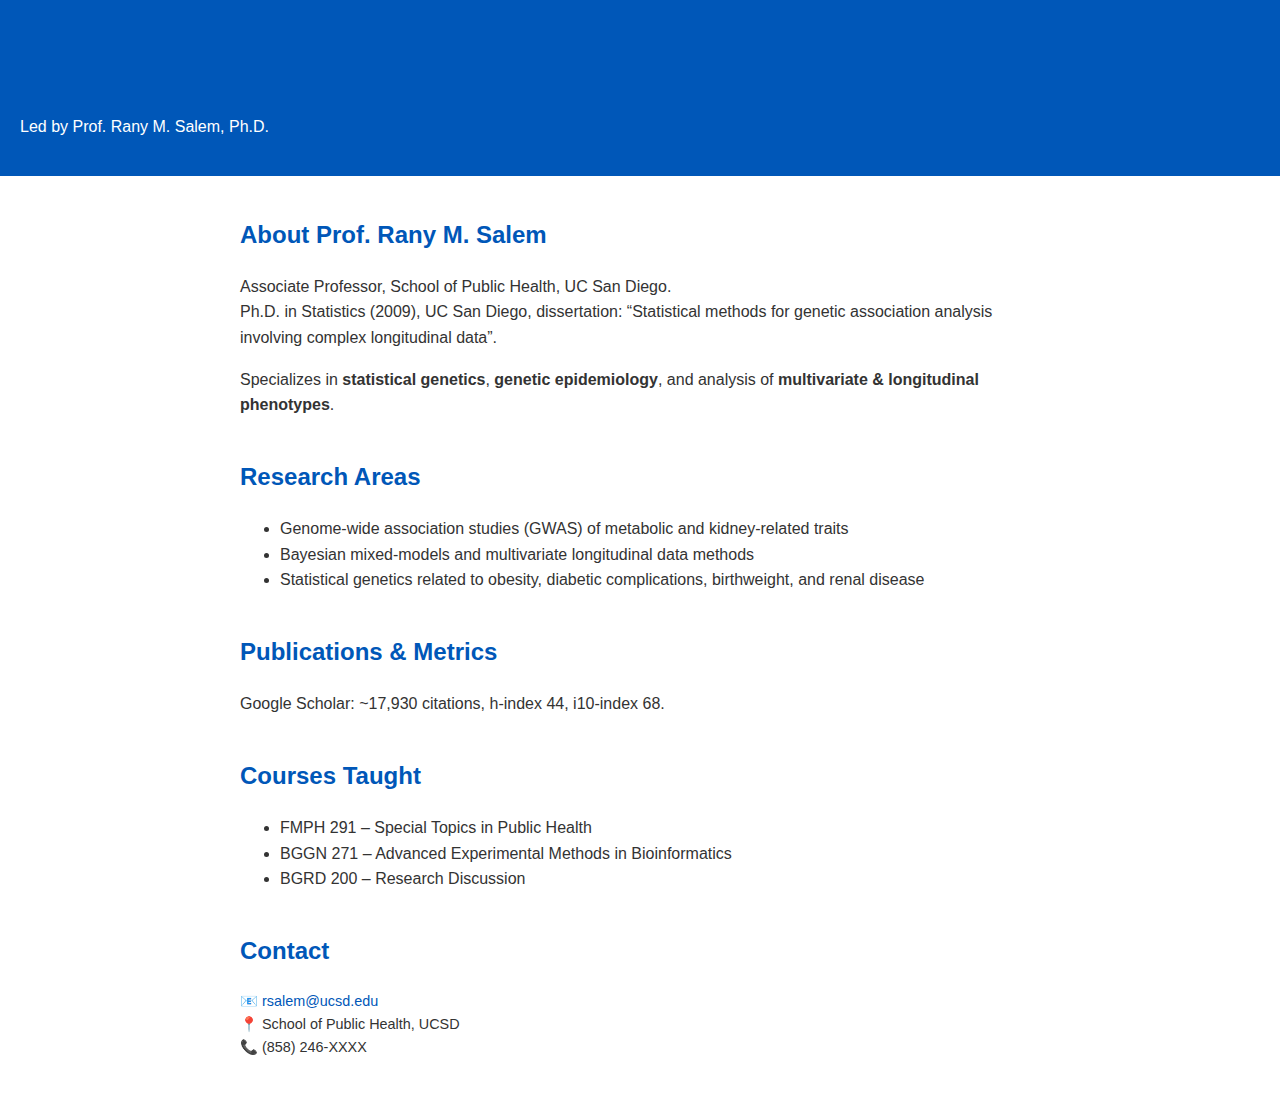
<file: index.html>
<!DOCTYPE html>
<html lang="en">
<head>
  <meta charset="UTF-8" />
  <meta name="viewport" content="width=device-width, initial-scale=1.0" />
  <title>UCSD Salem Lab – Prof. Rany M. Salem</title>
  <style>
    body { font-family: Arial, sans-serif; margin: 0; padding: 0; line-height: 1.6; color: #333; }
    .header { background: #0057b8; color: white; padding: 20px; }
    .container { padding: 20px; max-width: 800px; margin: auto; }
    h1, h2 { color: #0057b8; }
    a { color: #0057b8; text-decoration: none; }
    .section { margin-bottom: 40px; }
    .contact { font-size: 0.9em; }
  </style>
</head>
<body>
  <div class="header">
    <h1>UCSD Salem Lab</h1>
    <p>Led by Prof. Rany M. Salem, Ph.D.</p>
  </div>
  <div class="container">
    <div class="section">
      <h2>About Prof. Rany M. Salem</h2>
      <p>
        Associate Professor, School of Public Health, UC San Diego.<br/>
        Ph.D. in Statistics (2009), UC San Diego, dissertation: “Statistical methods for genetic association analysis involving complex longitudinal data”.
      </p>
      <p>
        Specializes in <strong>statistical genetics</strong>, <strong>genetic epidemiology</strong>, and analysis of <strong>multivariate & longitudinal phenotypes</strong>.
      </p>
    </div>

    <div class="section">
      <h2>Research Areas</h2>
      <ul>
        <li>Genome-wide association studies (GWAS) of metabolic and kidney-related traits</li>
        <li>Bayesian mixed-models and multivariate longitudinal data methods</li>
        <li>Statistical genetics related to obesity, diabetic complications, birthweight, and renal disease</li>
      </ul>
    </div>

    <div class="section">
      <h2>Publications & Metrics</h2>
      <p>
        Google Scholar: ~17,930 citations, h-index 44, i10-index 68.
      </p>
    </div>

    <div class="section">
      <h2>Courses Taught</h2>
      <ul>
        <li>FMPH 291 – Special Topics in Public Health</li>
        <li>BGGN 271 – Advanced Experimental Methods in Bioinformatics</li>
        <li>BGRD 200 – Research Discussion</li>
      </ul>
    </div>

    <div class="section">
      <h2>Contact</h2>
      <p class="contact">
        📧 <a href="mailto:rsalem@ucsd.edu">rsalem@ucsd.edu</a><br/>
        📍 School of Public Health, UCSD<br/>
        📞 (858) 246‑XXXX
      </p>
    </div>
  </div>
</body>
</html>
</file>
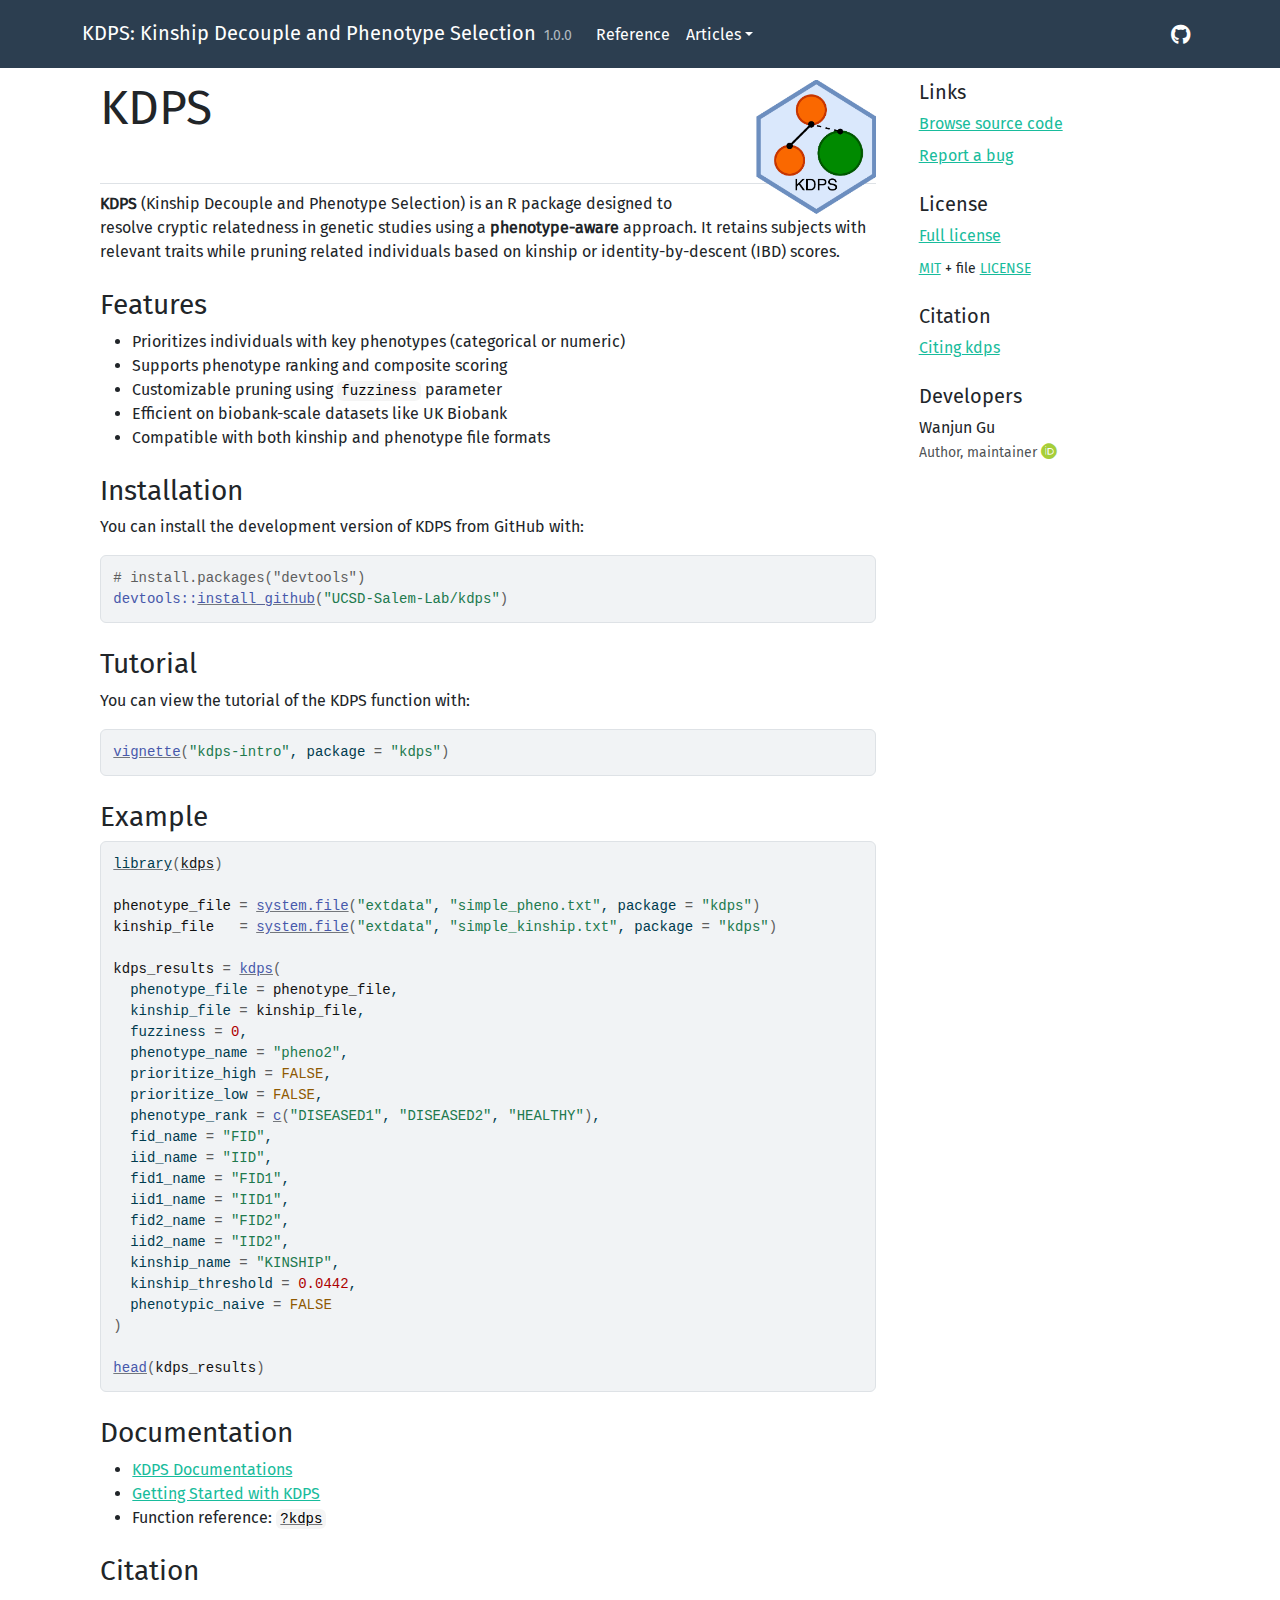
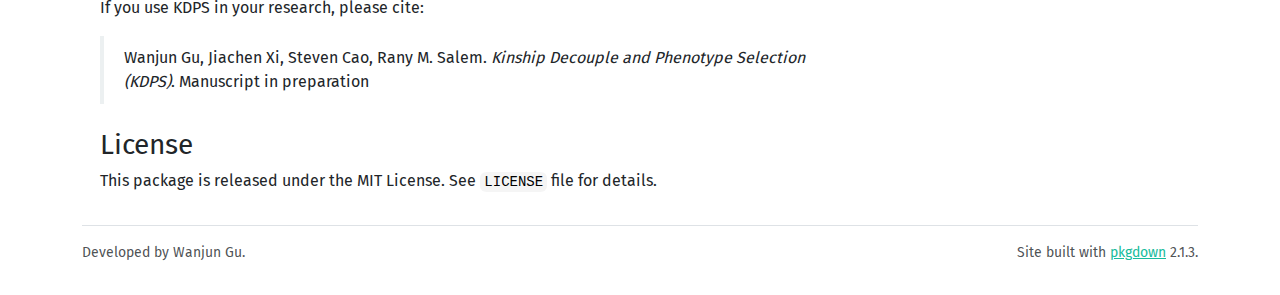
<file: kdps/index.html>
<!DOCTYPE html>
<!-- Generated by pkgdown: do not edit by hand --><html lang="en">
<head>
<meta http-equiv="Content-Type" content="text/html; charset=UTF-8">
<meta charset="utf-8">
<meta http-equiv="X-UA-Compatible" content="IE=edge">
<meta name="viewport" content="width=device-width, initial-scale=1, shrink-to-fit=no">
<title>KDPS • KDPS: Kinship Decouple and Phenotype Selection</title>
<!-- favicons --><link rel="icon" type="image/png" sizes="96x96" href="favicon-96x96.png">
<link rel="icon" type="”image/svg+xml”" href="favicon.svg">
<link rel="apple-touch-icon" sizes="180x180" href="apple-touch-icon.png">
<link rel="icon" sizes="any" href="favicon.ico">
<link rel="manifest" href="site.webmanifest">
<script src="deps/jquery-3.6.0/jquery-3.6.0.min.js"></script><meta name="viewport" content="width=device-width, initial-scale=1, shrink-to-fit=no">
<link href="deps/bootstrap-5.3.1/bootstrap.min.css" rel="stylesheet">
<script src="deps/bootstrap-5.3.1/bootstrap.bundle.min.js"></script><link href="deps/Fira_Sans-0.4.10/font.css" rel="stylesheet">
<link href="deps/font-awesome-6.5.2/css/all.min.css" rel="stylesheet">
<link href="deps/font-awesome-6.5.2/css/v4-shims.min.css" rel="stylesheet">
<script src="deps/headroom-0.11.0/headroom.min.js"></script><script src="deps/headroom-0.11.0/jQuery.headroom.min.js"></script><script src="deps/bootstrap-toc-1.0.1/bootstrap-toc.min.js"></script><script src="deps/clipboard.js-2.0.11/clipboard.min.js"></script><script src="deps/search-1.0.0/autocomplete.jquery.min.js"></script><script src="deps/search-1.0.0/fuse.min.js"></script><script src="deps/search-1.0.0/mark.min.js"></script><!-- pkgdown --><script src="pkgdown.js"></script><meta property="og:title" content="KDPS">
<meta name="description" content="A phenotype-aware algorithm for resolving cryptic relatedness in genetic studies. It removes related individuals based on kinship or identity-by-descent (IBD) scores while prioritizing subjects with phenotypes of interest. This approach helps maximize the retention of informative subjects, particularly for rare or valuable traits, and improves statistical power in genetic and epidemiological studies. KDPS supports both categorical and quantitative phenotypes, composite scoring, and customizable pruning strategies using a fuzziness parameter. Benchmark results show improved phenotype retention and high computational efficiency on large-scale datasets like the UK Biobank. Methods used include Manichaikul et al. (2010) &lt;doi:10.1093/bioinformatics/btq559&gt; for kinship estimation, Purcell et al. (2007) &lt;doi:10.1086/519795&gt; for IBD estimation, and Bycroft et al. (2018) &lt;doi:10.1038/s41586-018-0579-z&gt; for UK Biobank data reference.">
<meta property="og:description" content="A phenotype-aware algorithm for resolving cryptic relatedness in genetic studies. It removes related individuals based on kinship or identity-by-descent (IBD) scores while prioritizing subjects with phenotypes of interest. This approach helps maximize the retention of informative subjects, particularly for rare or valuable traits, and improves statistical power in genetic and epidemiological studies. KDPS supports both categorical and quantitative phenotypes, composite scoring, and customizable pruning strategies using a fuzziness parameter. Benchmark results show improved phenotype retention and high computational efficiency on large-scale datasets like the UK Biobank. Methods used include Manichaikul et al. (2010) &lt;doi:10.1093/bioinformatics/btq559&gt; for kinship estimation, Purcell et al. (2007) &lt;doi:10.1086/519795&gt; for IBD estimation, and Bycroft et al. (2018) &lt;doi:10.1038/s41586-018-0579-z&gt; for UK Biobank data reference.">
<meta property="og:image" content="https://UCSD-Salem-Lab.github.io/kdps/logo.png">
</head>
<body>
    <a href="#main" class="visually-hidden-focusable">Skip to contents</a>


    <nav class="navbar navbar-expand-lg fixed-top bg-primary" data-bs-theme="dark" aria-label="Site navigation"><div class="container">

    <a class="navbar-brand me-2" href="index.html">KDPS: Kinship Decouple and Phenotype Selection</a>

    <small class="nav-text text-muted me-auto" data-bs-toggle="tooltip" data-bs-placement="bottom" title="">1.0.0</small>


    <button class="navbar-toggler" type="button" data-bs-toggle="collapse" data-bs-target="#navbar" aria-controls="navbar" aria-expanded="false" aria-label="Toggle navigation">
      <span class="navbar-toggler-icon"></span>
    </button>

    <div id="navbar" class="collapse navbar-collapse ms-3">
      <ul class="navbar-nav me-auto">
<li class="nav-item"><a class="nav-link" href="reference/index.html">Reference</a></li>
<li class="nav-item dropdown">
  <button class="nav-link dropdown-toggle" type="button" id="dropdown-articles" data-bs-toggle="dropdown" aria-expanded="false" aria-haspopup="true">Articles</button>
  <ul class="dropdown-menu" aria-labelledby="dropdown-articles">
<li><a class="dropdown-item" href="articles/kdps-intro.html">Getting Started with KDPS</a></li>
  </ul>
</li>
      </ul>
<ul class="navbar-nav">
<li class="nav-item"><a class="external-link nav-link" href="https://github.com/UCSD-Salem-Lab/kdps/" aria-label="GitHub"><span class="fa fab fa-github fa-lg"></span></a></li>
      </ul>
</div>


  </div>
</nav><div class="container template-home">
<div class="row">
  <main id="main" class="col-md-9"><div class="section level1">
<div class="page-header">
<img src="logo.png" class="logo" alt=""><h1 id="kdps-">KDPS <a class="anchor" aria-label="anchor" href="#kdps-"></a>
</h1>
</div>
<p><strong>KDPS</strong> (Kinship Decouple and Phenotype Selection) is an R package designed to resolve cryptic relatedness in genetic studies using a <strong>phenotype-aware</strong> approach. It retains subjects with relevant traits while pruning related individuals based on kinship or identity-by-descent (IBD) scores.</p>
<div class="section level2">
<h2 id="features">Features<a class="anchor" aria-label="anchor" href="#features"></a>
</h2>
<ul>
<li>Prioritizes individuals with key phenotypes (categorical or numeric)</li>
<li>Supports phenotype ranking and composite scoring</li>
<li>Customizable pruning using <code>fuzziness</code> parameter</li>
<li>Efficient on biobank-scale datasets like UK Biobank</li>
<li>Compatible with both kinship and phenotype file formats</li>
</ul>
</div>
<div class="section level2">
<h2 id="installation">Installation<a class="anchor" aria-label="anchor" href="#installation"></a>
</h2>
<p>You can install the development version of KDPS from GitHub with:</p>
<div class="sourceCode" id="cb1"><pre class="downlit sourceCode r">
<code class="sourceCode R"><span><span class="co"># install.packages("devtools")</span></span>
<span><span class="fu">devtools</span><span class="fu">::</span><span class="fu"><a href="https://remotes.r-lib.org/reference/install_github.html" class="external-link">install_github</a></span><span class="op">(</span><span class="st">"UCSD-Salem-Lab/kdps"</span><span class="op">)</span></span></code></pre></div>
</div>
<div class="section level2">
<h2 id="tutorial">Tutorial<a class="anchor" aria-label="anchor" href="#tutorial"></a>
</h2>
<p>You can view the tutorial of the KDPS function with:</p>
<div class="sourceCode" id="cb2"><pre class="downlit sourceCode r">
<code class="sourceCode R"><span><span class="fu"><a href="https://rdrr.io/r/utils/vignette.html" class="external-link">vignette</a></span><span class="op">(</span><span class="st">"kdps-intro"</span>, package <span class="op">=</span> <span class="st">"kdps"</span><span class="op">)</span></span></code></pre></div>
</div>
<div class="section level2">
<h2 id="example">Example<a class="anchor" aria-label="anchor" href="#example"></a>
</h2>
<div class="sourceCode" id="cb3"><pre class="downlit sourceCode r">
<code class="sourceCode R"><span><span class="kw"><a href="https://rdrr.io/r/base/library.html" class="external-link">library</a></span><span class="op">(</span><span class="va"><a href="https://github.com/UCSD-Salem-Lab/kdps" class="external-link">kdps</a></span><span class="op">)</span></span>
<span></span>
<span><span class="va">phenotype_file</span> <span class="op">=</span> <span class="fu"><a href="https://rdrr.io/r/base/system.file.html" class="external-link">system.file</a></span><span class="op">(</span><span class="st">"extdata"</span>, <span class="st">"simple_pheno.txt"</span>, package <span class="op">=</span> <span class="st">"kdps"</span><span class="op">)</span></span>
<span><span class="va">kinship_file</span>   <span class="op">=</span> <span class="fu"><a href="https://rdrr.io/r/base/system.file.html" class="external-link">system.file</a></span><span class="op">(</span><span class="st">"extdata"</span>, <span class="st">"simple_kinship.txt"</span>, package <span class="op">=</span> <span class="st">"kdps"</span><span class="op">)</span></span>
<span></span>
<span><span class="va">kdps_results</span> <span class="op">=</span> <span class="fu"><a href="reference/kdps.html">kdps</a></span><span class="op">(</span></span>
<span>  phenotype_file <span class="op">=</span> <span class="va">phenotype_file</span>,</span>
<span>  kinship_file <span class="op">=</span> <span class="va">kinship_file</span>,</span>
<span>  fuzziness <span class="op">=</span> <span class="fl">0</span>,</span>
<span>  phenotype_name <span class="op">=</span> <span class="st">"pheno2"</span>,</span>
<span>  prioritize_high <span class="op">=</span> <span class="cn">FALSE</span>,</span>
<span>  prioritize_low <span class="op">=</span> <span class="cn">FALSE</span>,</span>
<span>  phenotype_rank <span class="op">=</span> <span class="fu"><a href="https://rdrr.io/r/base/c.html" class="external-link">c</a></span><span class="op">(</span><span class="st">"DISEASED1"</span>, <span class="st">"DISEASED2"</span>, <span class="st">"HEALTHY"</span><span class="op">)</span>,</span>
<span>  fid_name <span class="op">=</span> <span class="st">"FID"</span>,</span>
<span>  iid_name <span class="op">=</span> <span class="st">"IID"</span>,</span>
<span>  fid1_name <span class="op">=</span> <span class="st">"FID1"</span>,</span>
<span>  iid1_name <span class="op">=</span> <span class="st">"IID1"</span>,</span>
<span>  fid2_name <span class="op">=</span> <span class="st">"FID2"</span>,</span>
<span>  iid2_name <span class="op">=</span> <span class="st">"IID2"</span>,</span>
<span>  kinship_name <span class="op">=</span> <span class="st">"KINSHIP"</span>,</span>
<span>  kinship_threshold <span class="op">=</span> <span class="fl">0.0442</span>,</span>
<span>  phenotypic_naive <span class="op">=</span> <span class="cn">FALSE</span></span>
<span><span class="op">)</span></span>
<span></span>
<span><span class="fu"><a href="https://rdrr.io/r/utils/head.html" class="external-link">head</a></span><span class="op">(</span><span class="va">kdps_results</span><span class="op">)</span></span></code></pre></div>
</div>
<div class="section level2">
<h2 id="documentation">Documentation<a class="anchor" aria-label="anchor" href="#documentation"></a>
</h2>
<ul>
<li><a href="https://ucsd-salem-lab.github.io/kdps/" class="external-link">KDPS Documentations</a></li>
<li><a href="https://ucsd-salem-lab.github.io/kdps/articles/kdps-intro.html" class="external-link">Getting Started with KDPS</a></li>
<li>Function reference: <code><a href="reference/kdps.html">?kdps</a></code>
</li>
</ul>
</div>
<div class="section level2">
<h2 id="citation">Citation<a class="anchor" aria-label="anchor" href="#citation"></a>
</h2>
<p>If you use KDPS in your research, please cite:</p>
<blockquote>
<p>Wanjun Gu, Jiachen Xi, Steven Cao, Rany M. Salem. <em>Kinship Decouple and Phenotype Selection (KDPS)</em>. Manuscript in preparation</p>
</blockquote>
</div>
<div class="section level2">
<h2 id="license">License<a class="anchor" aria-label="anchor" href="#license"></a>
</h2>
<p>This package is released under the MIT License. See <code>LICENSE</code> file for details.</p>
</div>
</div>
  </main><aside class="col-md-3"><div class="links">
<h2 data-toc-skip>Links</h2>
<ul class="list-unstyled">
<li><a href="https://github.com/UCSD-Salem-Lab/kdps/" class="external-link">Browse source code</a></li>
<li><a href="https://github.com/UCSD-Salem-Lab/kdps/issues" class="external-link">Report a bug</a></li>
</ul>
</div>

<div class="license">
<h2 data-toc-skip>License</h2>
<ul class="list-unstyled">
<li><a href="LICENSE.html">Full license</a></li>
<li><small><a href="https://opensource.org/licenses/mit-license.php" class="external-link">MIT</a> + file <a href="LICENSE-text.html">LICENSE</a></small></li>
</ul>
</div>


<div class="citation">
<h2 data-toc-skip>Citation</h2>
<ul class="list-unstyled">
<li><a href="authors.html#citation">Citing kdps</a></li>
</ul>
</div>

<div class="developers">
<h2 data-toc-skip>Developers</h2>
<ul class="list-unstyled">
<li>Wanjun Gu <br><small class="roles"> Author, maintainer </small> <a href="https://orcid.org/0000-0002-7342-7000" target="orcid.widget" aria-label="ORCID" class="external-link"><span class="fab fa-orcid orcid" aria-hidden="true"></span></a>  </li>
</ul>
</div>

  </aside>
</div>


    <footer><div class="pkgdown-footer-left">
  <p>Developed by Wanjun Gu.</p>
</div>

<div class="pkgdown-footer-right">
  <p>Site built with <a href="https://pkgdown.r-lib.org/" class="external-link">pkgdown</a> 2.1.3.</p>
</div>

    </footer>
</div>





  </body>
</html>
</file>
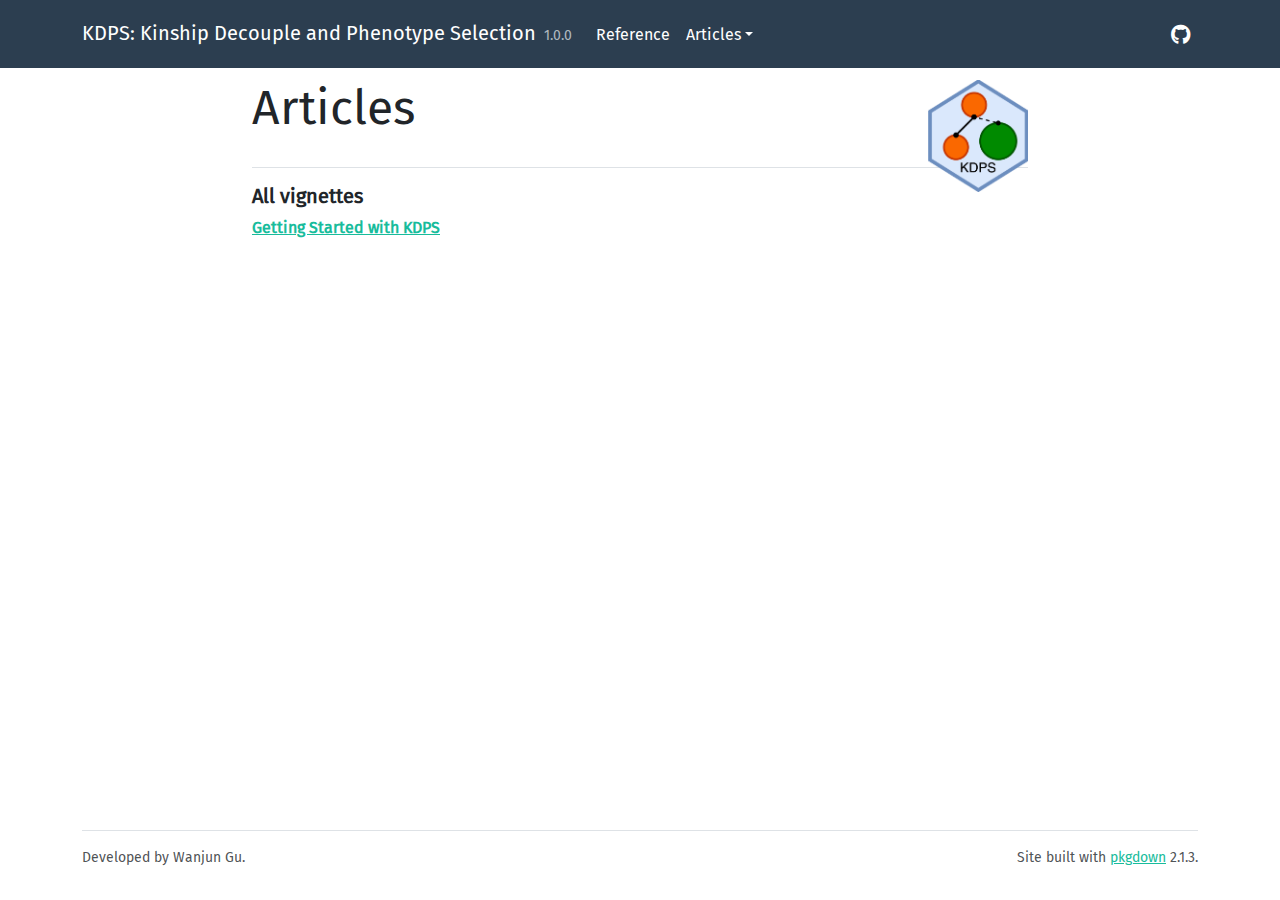
<file: kdps/articles/index.html>
<!DOCTYPE html>
<!-- Generated by pkgdown: do not edit by hand --><html lang="en"><head><meta http-equiv="Content-Type" content="text/html; charset=UTF-8"><meta charset="utf-8"><meta http-equiv="X-UA-Compatible" content="IE=edge"><meta name="viewport" content="width=device-width, initial-scale=1, shrink-to-fit=no"><title>Articles • KDPS: Kinship Decouple and Phenotype Selection</title><!-- favicons --><link rel="icon" type="image/png" sizes="96x96" href="../favicon-96x96.png"><link rel="icon" type="”image/svg+xml”" href="../favicon.svg"><link rel="apple-touch-icon" sizes="180x180" href="../apple-touch-icon.png"><link rel="icon" sizes="any" href="../favicon.ico"><link rel="manifest" href="../site.webmanifest"><script src="../deps/jquery-3.6.0/jquery-3.6.0.min.js"></script><meta name="viewport" content="width=device-width, initial-scale=1, shrink-to-fit=no"><link href="../deps/bootstrap-5.3.1/bootstrap.min.css" rel="stylesheet"><script src="../deps/bootstrap-5.3.1/bootstrap.bundle.min.js"></script><link href="../deps/Fira_Sans-0.4.10/font.css" rel="stylesheet"><link href="../deps/font-awesome-6.5.2/css/all.min.css" rel="stylesheet"><link href="../deps/font-awesome-6.5.2/css/v4-shims.min.css" rel="stylesheet"><script src="../deps/headroom-0.11.0/headroom.min.js"></script><script src="../deps/headroom-0.11.0/jQuery.headroom.min.js"></script><script src="../deps/bootstrap-toc-1.0.1/bootstrap-toc.min.js"></script><script src="../deps/clipboard.js-2.0.11/clipboard.min.js"></script><script src="../deps/search-1.0.0/autocomplete.jquery.min.js"></script><script src="../deps/search-1.0.0/fuse.min.js"></script><script src="../deps/search-1.0.0/mark.min.js"></script><!-- pkgdown --><script src="../pkgdown.js"></script><meta property="og:title" content="Articles"><meta property="og:image" content="https://UCSD-Salem-Lab.github.io/kdps/logo.png"></head><body>
    <a href="#main" class="visually-hidden-focusable">Skip to contents</a>


    <nav class="navbar navbar-expand-lg fixed-top bg-primary" data-bs-theme="dark" aria-label="Site navigation"><div class="container">

    <a class="navbar-brand me-2" href="../index.html">KDPS: Kinship Decouple and Phenotype Selection</a>

    <small class="nav-text text-muted me-auto" data-bs-toggle="tooltip" data-bs-placement="bottom" title="">1.0.0</small>


    <button class="navbar-toggler" type="button" data-bs-toggle="collapse" data-bs-target="#navbar" aria-controls="navbar" aria-expanded="false" aria-label="Toggle navigation">
      <span class="navbar-toggler-icon"></span>
    </button>

    <div id="navbar" class="collapse navbar-collapse ms-3">
      <ul class="navbar-nav me-auto"><li class="nav-item"><a class="nav-link" href="../reference/index.html">Reference</a></li>
<li class="nav-item dropdown">
  <button class="nav-link dropdown-toggle" type="button" id="dropdown-articles" data-bs-toggle="dropdown" aria-expanded="false" aria-haspopup="true">Articles</button>
  <ul class="dropdown-menu" aria-labelledby="dropdown-articles"><li><a class="dropdown-item" href="../articles/kdps-intro.html">Getting Started with KDPS</a></li>
  </ul></li>
      </ul><ul class="navbar-nav"><li class="nav-item"><a class="external-link nav-link" href="https://github.com/UCSD-Salem-Lab/kdps/" aria-label="GitHub"><span class="fa fab fa-github fa-lg"></span></a></li>
      </ul></div>


  </div>
</nav><div class="container template-article-index">
<div class="row">
  <main id="main" class="col-md-9"><div class="page-header">
      <img src="../logo.png" class="logo" alt=""><h1>Articles</h1>
    </div>

    <div class="section ">
      <h3>All vignettes</h3>
      <div class="section-desc"></div>

      <dl><dt><a href="kdps-intro.html">Getting Started with KDPS</a></dt>
        <dd>
      </dd></dl></div>
  </main></div>


    <footer><div class="pkgdown-footer-left">
  <p>Developed by Wanjun Gu.</p>
</div>

<div class="pkgdown-footer-right">
  <p>Site built with <a href="https://pkgdown.r-lib.org/" class="external-link">pkgdown</a> 2.1.3.</p>
</div>

    </footer></div>





  </body></html>
</file>
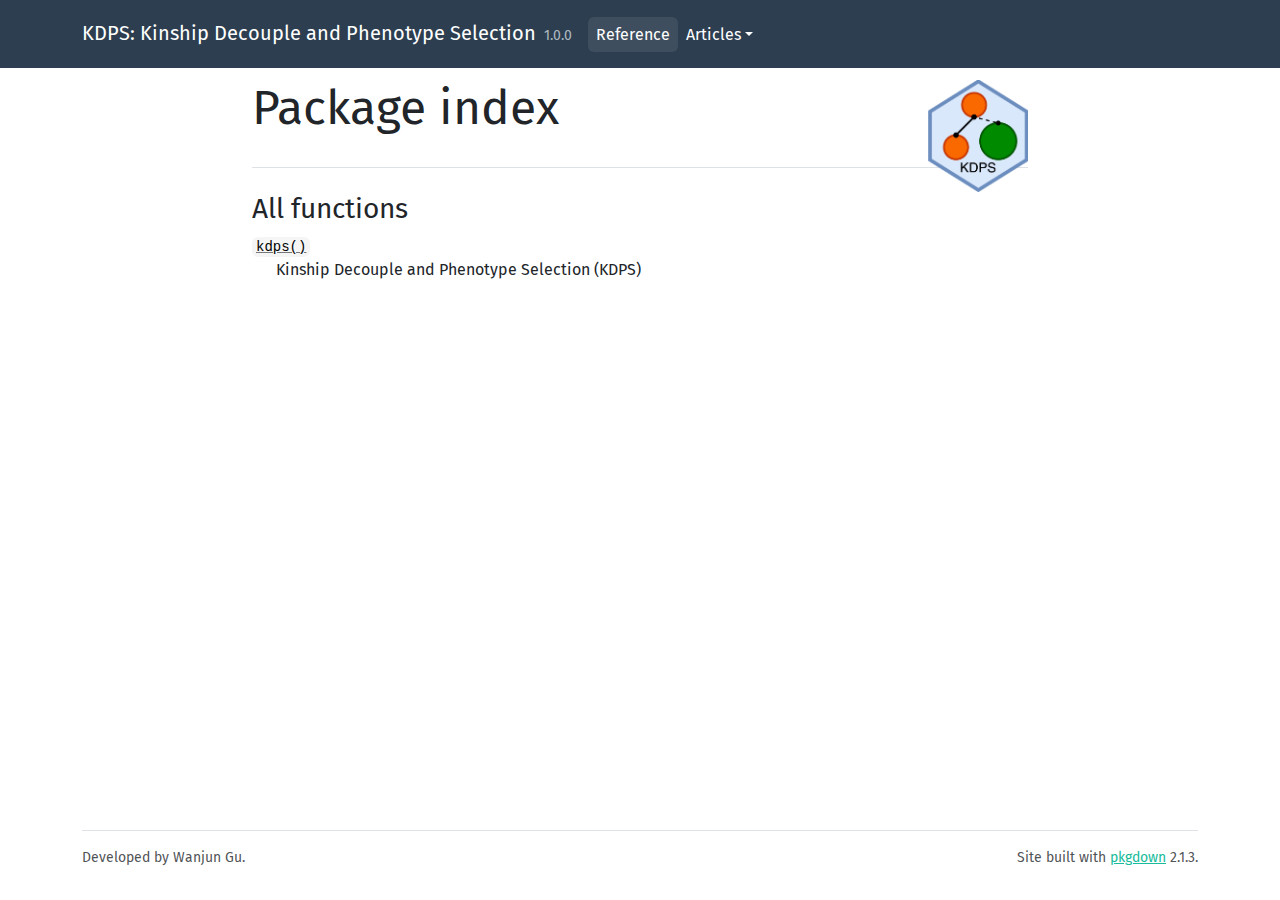
<file: kdps/reference/index.html>
<!DOCTYPE html>
<!-- Generated by pkgdown: do not edit by hand --><html lang="en"><head><meta http-equiv="Content-Type" content="text/html; charset=UTF-8"><meta charset="utf-8"><meta http-equiv="X-UA-Compatible" content="IE=edge"><meta name="viewport" content="width=device-width, initial-scale=1, shrink-to-fit=no"><title>Package index • KDPS: Kinship Decouple and Phenotype Selection</title><!-- favicons --><link rel="icon" type="image/png" sizes="96x96" href="../favicon-96x96.png"><link rel="icon" type="”image/svg+xml”" href="../favicon.svg"><link rel="apple-touch-icon" sizes="180x180" href="../apple-touch-icon.png"><link rel="icon" sizes="any" href="../favicon.ico"><link rel="manifest" href="../site.webmanifest"><script src="../deps/jquery-3.6.0/jquery-3.6.0.min.js"></script><meta name="viewport" content="width=device-width, initial-scale=1, shrink-to-fit=no"><link href="../deps/bootstrap-5.3.1/bootstrap.min.css" rel="stylesheet"><script src="../deps/bootstrap-5.3.1/bootstrap.bundle.min.js"></script><link href="../deps/Fira_Sans-0.4.10/font.css" rel="stylesheet"><link href="../deps/font-awesome-6.5.2/css/all.min.css" rel="stylesheet"><link href="../deps/font-awesome-6.5.2/css/v4-shims.min.css" rel="stylesheet"><script src="../deps/headroom-0.11.0/headroom.min.js"></script><script src="../deps/headroom-0.11.0/jQuery.headroom.min.js"></script><script src="../deps/bootstrap-toc-1.0.1/bootstrap-toc.min.js"></script><script src="../deps/clipboard.js-2.0.11/clipboard.min.js"></script><script src="../deps/search-1.0.0/autocomplete.jquery.min.js"></script><script src="../deps/search-1.0.0/fuse.min.js"></script><script src="../deps/search-1.0.0/mark.min.js"></script><!-- pkgdown --><script src="../pkgdown.js"></script><meta property="og:title" content="Package index"><meta property="og:image" content="https://UCSD-Salem-Lab.github.io/kdps/logo.png"></head><body>
    <a href="#main" class="visually-hidden-focusable">Skip to contents</a>


    <nav class="navbar navbar-expand-lg fixed-top bg-primary" data-bs-theme="dark" aria-label="Site navigation"><div class="container">

    <a class="navbar-brand me-2" href="../index.html">KDPS: Kinship Decouple and Phenotype Selection</a>

    <small class="nav-text text-muted me-auto" data-bs-toggle="tooltip" data-bs-placement="bottom" title="">1.0.0</small>


    <button class="navbar-toggler" type="button" data-bs-toggle="collapse" data-bs-target="#navbar" aria-controls="navbar" aria-expanded="false" aria-label="Toggle navigation">
      <span class="navbar-toggler-icon"></span>
    </button>

    <div id="navbar" class="collapse navbar-collapse ms-3">
      <ul class="navbar-nav me-auto"><li class="active nav-item"><a class="nav-link" href="../reference/index.html">Reference</a></li>
<li class="nav-item dropdown">
  <button class="nav-link dropdown-toggle" type="button" id="dropdown-articles" data-bs-toggle="dropdown" aria-expanded="false" aria-haspopup="true">Articles</button>
  <ul class="dropdown-menu" aria-labelledby="dropdown-articles"><li><a class="dropdown-item" href="../articles/kdps-intro.html">Getting Started with KDPS</a></li>
  </ul></li>
      </ul><ul class="navbar-nav"></ul></div>


  </div>
</nav><div class="container template-reference-index">
<div class="row">
  <main id="main" class="col-md-9"><div class="page-header">
      <img src="../logo.png" class="logo" alt=""><h1>Package index</h1>
    </div>

    <div class="section level2">
      <h2 id="all-functions">All functions<a class="anchor" aria-label="anchor" href="#all-functions"></a></h2>




    </div><div class="section level2">




      <dl><dt>

          <code><a href="kdps.html">kdps()</a></code>

        </dt>
        <dd>Kinship Decouple and Phenotype Selection (KDPS)</dd>
      </dl></div>
  </main></div>


    <footer><div class="pkgdown-footer-left">
  <p>Developed by Wanjun Gu.</p>
</div>

<div class="pkgdown-footer-right">
  <p>Site built with <a href="https://pkgdown.r-lib.org/" class="external-link">pkgdown</a> 2.1.3.</p>
</div>

    </footer></div>





  </body></html>
</file>
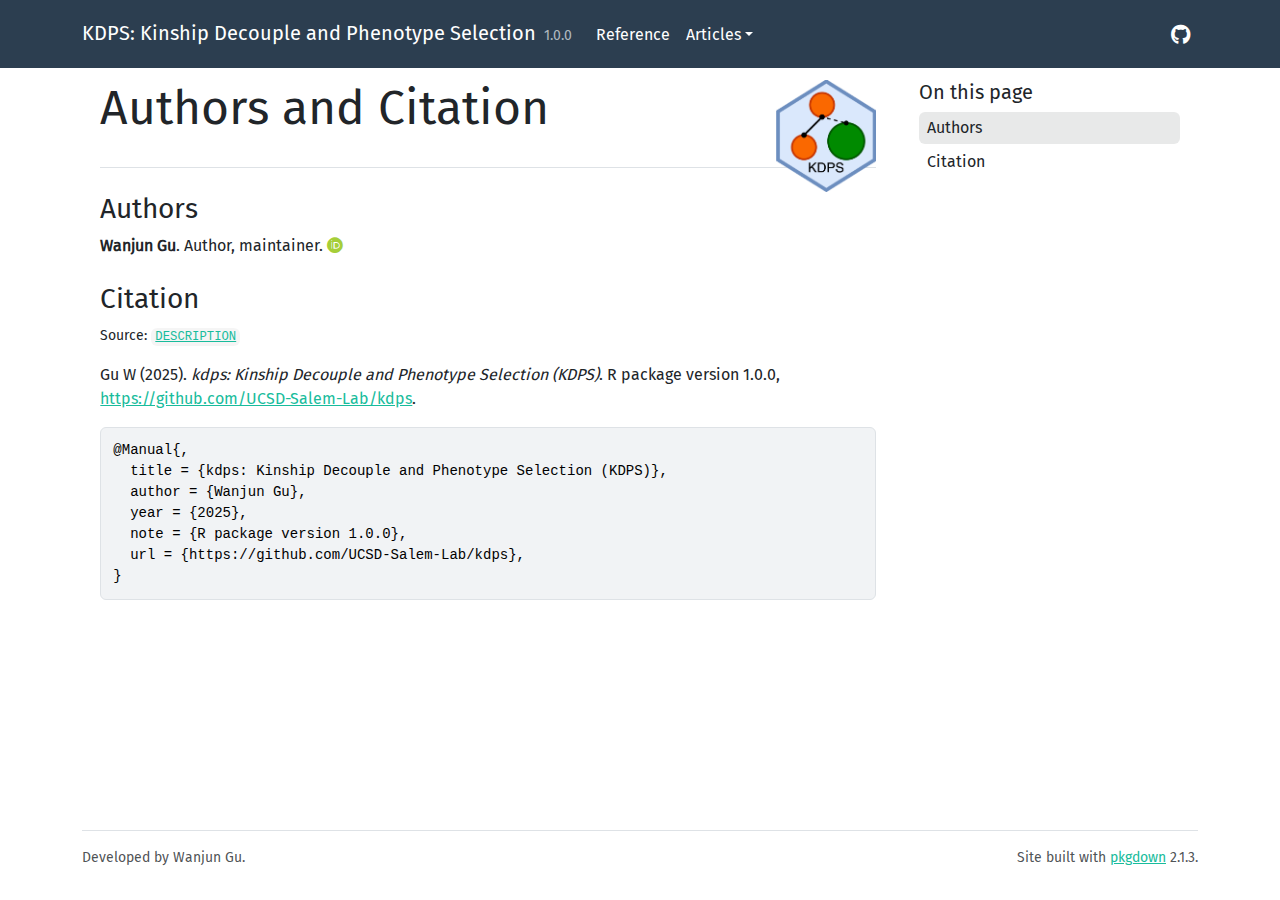
<file: kdps/authors.html>
<!DOCTYPE html>
<!-- Generated by pkgdown: do not edit by hand --><html lang="en"><head><meta http-equiv="Content-Type" content="text/html; charset=UTF-8"><meta charset="utf-8"><meta http-equiv="X-UA-Compatible" content="IE=edge"><meta name="viewport" content="width=device-width, initial-scale=1, shrink-to-fit=no"><title>Authors and Citation • KDPS: Kinship Decouple and Phenotype Selection</title><!-- favicons --><link rel="icon" type="image/png" sizes="96x96" href="favicon-96x96.png"><link rel="icon" type="”image/svg+xml”" href="favicon.svg"><link rel="apple-touch-icon" sizes="180x180" href="apple-touch-icon.png"><link rel="icon" sizes="any" href="favicon.ico"><link rel="manifest" href="site.webmanifest"><script src="deps/jquery-3.6.0/jquery-3.6.0.min.js"></script><meta name="viewport" content="width=device-width, initial-scale=1, shrink-to-fit=no"><link href="deps/bootstrap-5.3.1/bootstrap.min.css" rel="stylesheet"><script src="deps/bootstrap-5.3.1/bootstrap.bundle.min.js"></script><link href="deps/Fira_Sans-0.4.10/font.css" rel="stylesheet"><link href="deps/font-awesome-6.5.2/css/all.min.css" rel="stylesheet"><link href="deps/font-awesome-6.5.2/css/v4-shims.min.css" rel="stylesheet"><script src="deps/headroom-0.11.0/headroom.min.js"></script><script src="deps/headroom-0.11.0/jQuery.headroom.min.js"></script><script src="deps/bootstrap-toc-1.0.1/bootstrap-toc.min.js"></script><script src="deps/clipboard.js-2.0.11/clipboard.min.js"></script><script src="deps/search-1.0.0/autocomplete.jquery.min.js"></script><script src="deps/search-1.0.0/fuse.min.js"></script><script src="deps/search-1.0.0/mark.min.js"></script><!-- pkgdown --><script src="pkgdown.js"></script><meta property="og:title" content="Authors and Citation"><meta property="og:image" content="https://UCSD-Salem-Lab.github.io/kdps/logo.png"></head><body>
    <a href="#main" class="visually-hidden-focusable">Skip to contents</a>


    <nav class="navbar navbar-expand-lg fixed-top bg-primary" data-bs-theme="dark" aria-label="Site navigation"><div class="container">

    <a class="navbar-brand me-2" href="index.html">KDPS: Kinship Decouple and Phenotype Selection</a>

    <small class="nav-text text-muted me-auto" data-bs-toggle="tooltip" data-bs-placement="bottom" title="">1.0.0</small>


    <button class="navbar-toggler" type="button" data-bs-toggle="collapse" data-bs-target="#navbar" aria-controls="navbar" aria-expanded="false" aria-label="Toggle navigation">
      <span class="navbar-toggler-icon"></span>
    </button>

    <div id="navbar" class="collapse navbar-collapse ms-3">
      <ul class="navbar-nav me-auto"><li class="nav-item"><a class="nav-link" href="reference/index.html">Reference</a></li>
<li class="nav-item dropdown">
  <button class="nav-link dropdown-toggle" type="button" id="dropdown-articles" data-bs-toggle="dropdown" aria-expanded="false" aria-haspopup="true">Articles</button>
  <ul class="dropdown-menu" aria-labelledby="dropdown-articles"><li><a class="dropdown-item" href="articles/kdps-intro.html">Getting Started with KDPS</a></li>
  </ul></li>
      </ul><ul class="navbar-nav"><li class="nav-item"><a class="external-link nav-link" href="https://github.com/UCSD-Salem-Lab/kdps/" aria-label="GitHub"><span class="fa fab fa-github fa-lg"></span></a></li>
      </ul></div>


  </div>
</nav><div class="container template-citation-authors">
<div class="row">
  <main id="main" class="col-md-9"><div class="page-header">
      <img src="logo.png" class="logo" alt=""><h1>Authors and Citation</h1>
    </div>

    <div class="section level2">
      <h2>Authors</h2>

      <ul class="list-unstyled"><li>
          <p><strong>Wanjun Gu</strong>. Author, maintainer. <a href="https://orcid.org/0000-0002-7342-7000" target="orcid.widget" aria-label="ORCID" class="external-link"><span class="fab fa-orcid orcid" aria-hidden="true"></span></a>
          </p>
        </li>
      </ul></div>

    <div class="section level2">
      <h2 id="citation">Citation</h2>
      <p><small class="dont-index">Source: <a href="https://github.com/UCSD-Salem-Lab/kdps/blob/HEAD/DESCRIPTION" class="external-link"><code>DESCRIPTION</code></a></small></p>

      <p>Gu W (2025).
<em>kdps: Kinship Decouple and Phenotype Selection (KDPS)</em>.
R package version 1.0.0, <a href="https://github.com/UCSD-Salem-Lab/kdps" class="external-link">https://github.com/UCSD-Salem-Lab/kdps</a>.
</p>
      <pre>@Manual{,
  title = {kdps: Kinship Decouple and Phenotype Selection (KDPS)},
  author = {Wanjun Gu},
  year = {2025},
  note = {R package version 1.0.0},
  url = {https://github.com/UCSD-Salem-Lab/kdps},
}</pre>
    </div>

  </main><aside class="col-md-3"><nav id="toc" aria-label="Table of contents"><h2>On this page</h2>
    </nav></aside></div>


    <footer><div class="pkgdown-footer-left">
  <p>Developed by Wanjun Gu.</p>
</div>

<div class="pkgdown-footer-right">
  <p>Site built with <a href="https://pkgdown.r-lib.org/" class="external-link">pkgdown</a> 2.1.3.</p>
</div>

    </footer></div>





  </body></html>
</file>
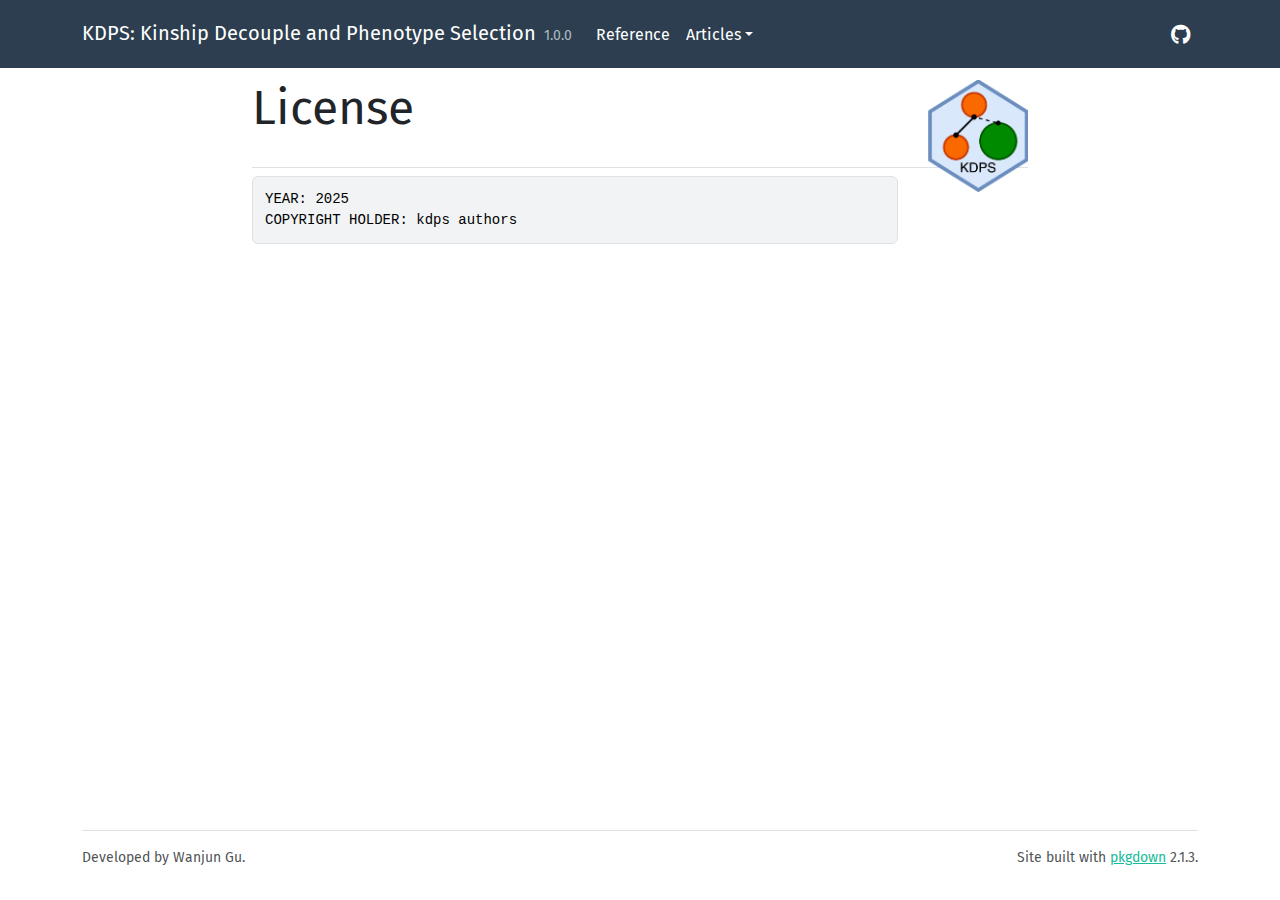
<file: kdps/LICENSE-text.html>
<!DOCTYPE html>
<!-- Generated by pkgdown: do not edit by hand --><html lang="en"><head><meta http-equiv="Content-Type" content="text/html; charset=UTF-8"><meta charset="utf-8"><meta http-equiv="X-UA-Compatible" content="IE=edge"><meta name="viewport" content="width=device-width, initial-scale=1, shrink-to-fit=no"><title>License • KDPS: Kinship Decouple and Phenotype Selection</title><!-- favicons --><link rel="icon" type="image/png" sizes="96x96" href="favicon-96x96.png"><link rel="icon" type="”image/svg+xml”" href="favicon.svg"><link rel="apple-touch-icon" sizes="180x180" href="apple-touch-icon.png"><link rel="icon" sizes="any" href="favicon.ico"><link rel="manifest" href="site.webmanifest"><script src="deps/jquery-3.6.0/jquery-3.6.0.min.js"></script><meta name="viewport" content="width=device-width, initial-scale=1, shrink-to-fit=no"><link href="deps/bootstrap-5.3.1/bootstrap.min.css" rel="stylesheet"><script src="deps/bootstrap-5.3.1/bootstrap.bundle.min.js"></script><link href="deps/Fira_Sans-0.4.10/font.css" rel="stylesheet"><link href="deps/font-awesome-6.5.2/css/all.min.css" rel="stylesheet"><link href="deps/font-awesome-6.5.2/css/v4-shims.min.css" rel="stylesheet"><script src="deps/headroom-0.11.0/headroom.min.js"></script><script src="deps/headroom-0.11.0/jQuery.headroom.min.js"></script><script src="deps/bootstrap-toc-1.0.1/bootstrap-toc.min.js"></script><script src="deps/clipboard.js-2.0.11/clipboard.min.js"></script><script src="deps/search-1.0.0/autocomplete.jquery.min.js"></script><script src="deps/search-1.0.0/fuse.min.js"></script><script src="deps/search-1.0.0/mark.min.js"></script><!-- pkgdown --><script src="pkgdown.js"></script><meta property="og:title" content="License"><meta property="og:image" content="https://UCSD-Salem-Lab.github.io/kdps/logo.png"></head><body>
    <a href="#main" class="visually-hidden-focusable">Skip to contents</a>


    <nav class="navbar navbar-expand-lg fixed-top bg-primary" data-bs-theme="dark" aria-label="Site navigation"><div class="container">

    <a class="navbar-brand me-2" href="index.html">KDPS: Kinship Decouple and Phenotype Selection</a>

    <small class="nav-text text-muted me-auto" data-bs-toggle="tooltip" data-bs-placement="bottom" title="">1.0.0</small>


    <button class="navbar-toggler" type="button" data-bs-toggle="collapse" data-bs-target="#navbar" aria-controls="navbar" aria-expanded="false" aria-label="Toggle navigation">
      <span class="navbar-toggler-icon"></span>
    </button>

    <div id="navbar" class="collapse navbar-collapse ms-3">
      <ul class="navbar-nav me-auto"><li class="nav-item"><a class="nav-link" href="reference/index.html">Reference</a></li>
<li class="nav-item dropdown">
  <button class="nav-link dropdown-toggle" type="button" id="dropdown-articles" data-bs-toggle="dropdown" aria-expanded="false" aria-haspopup="true">Articles</button>
  <ul class="dropdown-menu" aria-labelledby="dropdown-articles"><li><a class="dropdown-item" href="articles/kdps-intro.html">Getting Started with KDPS</a></li>
  </ul></li>
      </ul><ul class="navbar-nav"><li class="nav-item"><a class="external-link nav-link" href="https://github.com/UCSD-Salem-Lab/kdps/" aria-label="GitHub"><span class="fa fab fa-github fa-lg"></span></a></li>
      </ul></div>


  </div>
</nav><div class="container template-title-body">
<div class="row">
  <main id="main" class="col-md-9"><div class="page-header">
      <img src="logo.png" class="logo" alt=""><h1>License</h1>

    </div>

<pre>YEAR: 2025
COPYRIGHT HOLDER: kdps authors
</pre>

  </main></div>


    <footer><div class="pkgdown-footer-left">
  <p>Developed by Wanjun Gu.</p>
</div>

<div class="pkgdown-footer-right">
  <p>Site built with <a href="https://pkgdown.r-lib.org/" class="external-link">pkgdown</a> 2.1.3.</p>
</div>

    </footer></div>





  </body></html>
</file>
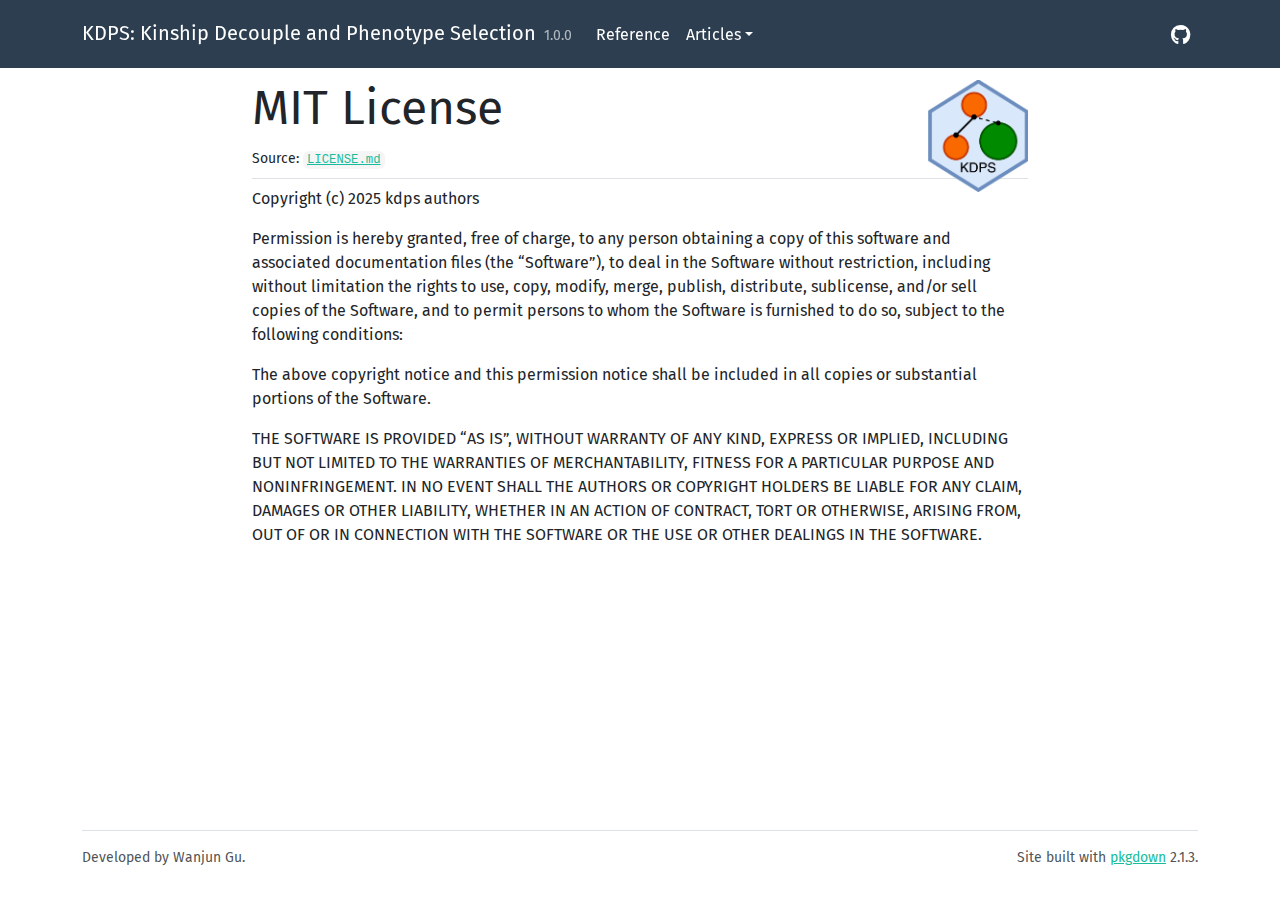
<file: kdps/LICENSE.html>
<!DOCTYPE html>
<!-- Generated by pkgdown: do not edit by hand --><html lang="en"><head><meta http-equiv="Content-Type" content="text/html; charset=UTF-8"><meta charset="utf-8"><meta http-equiv="X-UA-Compatible" content="IE=edge"><meta name="viewport" content="width=device-width, initial-scale=1, shrink-to-fit=no"><title>MIT License • KDPS: Kinship Decouple and Phenotype Selection</title><!-- favicons --><link rel="icon" type="image/png" sizes="96x96" href="favicon-96x96.png"><link rel="icon" type="”image/svg+xml”" href="favicon.svg"><link rel="apple-touch-icon" sizes="180x180" href="apple-touch-icon.png"><link rel="icon" sizes="any" href="favicon.ico"><link rel="manifest" href="site.webmanifest"><script src="deps/jquery-3.6.0/jquery-3.6.0.min.js"></script><meta name="viewport" content="width=device-width, initial-scale=1, shrink-to-fit=no"><link href="deps/bootstrap-5.3.1/bootstrap.min.css" rel="stylesheet"><script src="deps/bootstrap-5.3.1/bootstrap.bundle.min.js"></script><link href="deps/Fira_Sans-0.4.10/font.css" rel="stylesheet"><link href="deps/font-awesome-6.5.2/css/all.min.css" rel="stylesheet"><link href="deps/font-awesome-6.5.2/css/v4-shims.min.css" rel="stylesheet"><script src="deps/headroom-0.11.0/headroom.min.js"></script><script src="deps/headroom-0.11.0/jQuery.headroom.min.js"></script><script src="deps/bootstrap-toc-1.0.1/bootstrap-toc.min.js"></script><script src="deps/clipboard.js-2.0.11/clipboard.min.js"></script><script src="deps/search-1.0.0/autocomplete.jquery.min.js"></script><script src="deps/search-1.0.0/fuse.min.js"></script><script src="deps/search-1.0.0/mark.min.js"></script><!-- pkgdown --><script src="pkgdown.js"></script><meta property="og:title" content="MIT License"><meta property="og:image" content="https://UCSD-Salem-Lab.github.io/kdps/logo.png"></head><body>
    <a href="#main" class="visually-hidden-focusable">Skip to contents</a>


    <nav class="navbar navbar-expand-lg fixed-top bg-primary" data-bs-theme="dark" aria-label="Site navigation"><div class="container">

    <a class="navbar-brand me-2" href="index.html">KDPS: Kinship Decouple and Phenotype Selection</a>

    <small class="nav-text text-muted me-auto" data-bs-toggle="tooltip" data-bs-placement="bottom" title="">1.0.0</small>


    <button class="navbar-toggler" type="button" data-bs-toggle="collapse" data-bs-target="#navbar" aria-controls="navbar" aria-expanded="false" aria-label="Toggle navigation">
      <span class="navbar-toggler-icon"></span>
    </button>

    <div id="navbar" class="collapse navbar-collapse ms-3">
      <ul class="navbar-nav me-auto"><li class="nav-item"><a class="nav-link" href="reference/index.html">Reference</a></li>
<li class="nav-item dropdown">
  <button class="nav-link dropdown-toggle" type="button" id="dropdown-articles" data-bs-toggle="dropdown" aria-expanded="false" aria-haspopup="true">Articles</button>
  <ul class="dropdown-menu" aria-labelledby="dropdown-articles"><li><a class="dropdown-item" href="articles/kdps-intro.html">Getting Started with KDPS</a></li>
  </ul></li>
      </ul><ul class="navbar-nav"><li class="nav-item"><a class="external-link nav-link" href="https://github.com/UCSD-Salem-Lab/kdps/" aria-label="GitHub"><span class="fa fab fa-github fa-lg"></span></a></li>
      </ul></div>


  </div>
</nav><div class="container template-title-body">
<div class="row">
  <main id="main" class="col-md-9"><div class="page-header">
      <img src="logo.png" class="logo" alt=""><h1>MIT License</h1>
      <small class="dont-index">Source: <a href="https://github.com/UCSD-Salem-Lab/kdps/blob/HEAD/LICENSE.md" class="external-link"><code>LICENSE.md</code></a></small>
    </div>

<div id="mit-license" class="section level1">

<p>Copyright (c) 2025 kdps authors</p>
<p>Permission is hereby granted, free of charge, to any person obtaining a copy of this software and associated documentation files (the “Software”), to deal in the Software without restriction, including without limitation the rights to use, copy, modify, merge, publish, distribute, sublicense, and/or sell copies of the Software, and to permit persons to whom the Software is furnished to do so, subject to the following conditions:</p>
<p>The above copyright notice and this permission notice shall be included in all copies or substantial portions of the Software.</p>
<p>THE SOFTWARE IS PROVIDED “AS IS”, WITHOUT WARRANTY OF ANY KIND, EXPRESS OR IMPLIED, INCLUDING BUT NOT LIMITED TO THE WARRANTIES OF MERCHANTABILITY, FITNESS FOR A PARTICULAR PURPOSE AND NONINFRINGEMENT. IN NO EVENT SHALL THE AUTHORS OR COPYRIGHT HOLDERS BE LIABLE FOR ANY CLAIM, DAMAGES OR OTHER LIABILITY, WHETHER IN AN ACTION OF CONTRACT, TORT OR OTHERWISE, ARISING FROM, OUT OF OR IN CONNECTION WITH THE SOFTWARE OR THE USE OR OTHER DEALINGS IN THE SOFTWARE.</p>
</div>

  </main></div>


    <footer><div class="pkgdown-footer-left">
  <p>Developed by Wanjun Gu.</p>
</div>

<div class="pkgdown-footer-right">
  <p>Site built with <a href="https://pkgdown.r-lib.org/" class="external-link">pkgdown</a> 2.1.3.</p>
</div>

    </footer></div>





  </body></html>
</file>
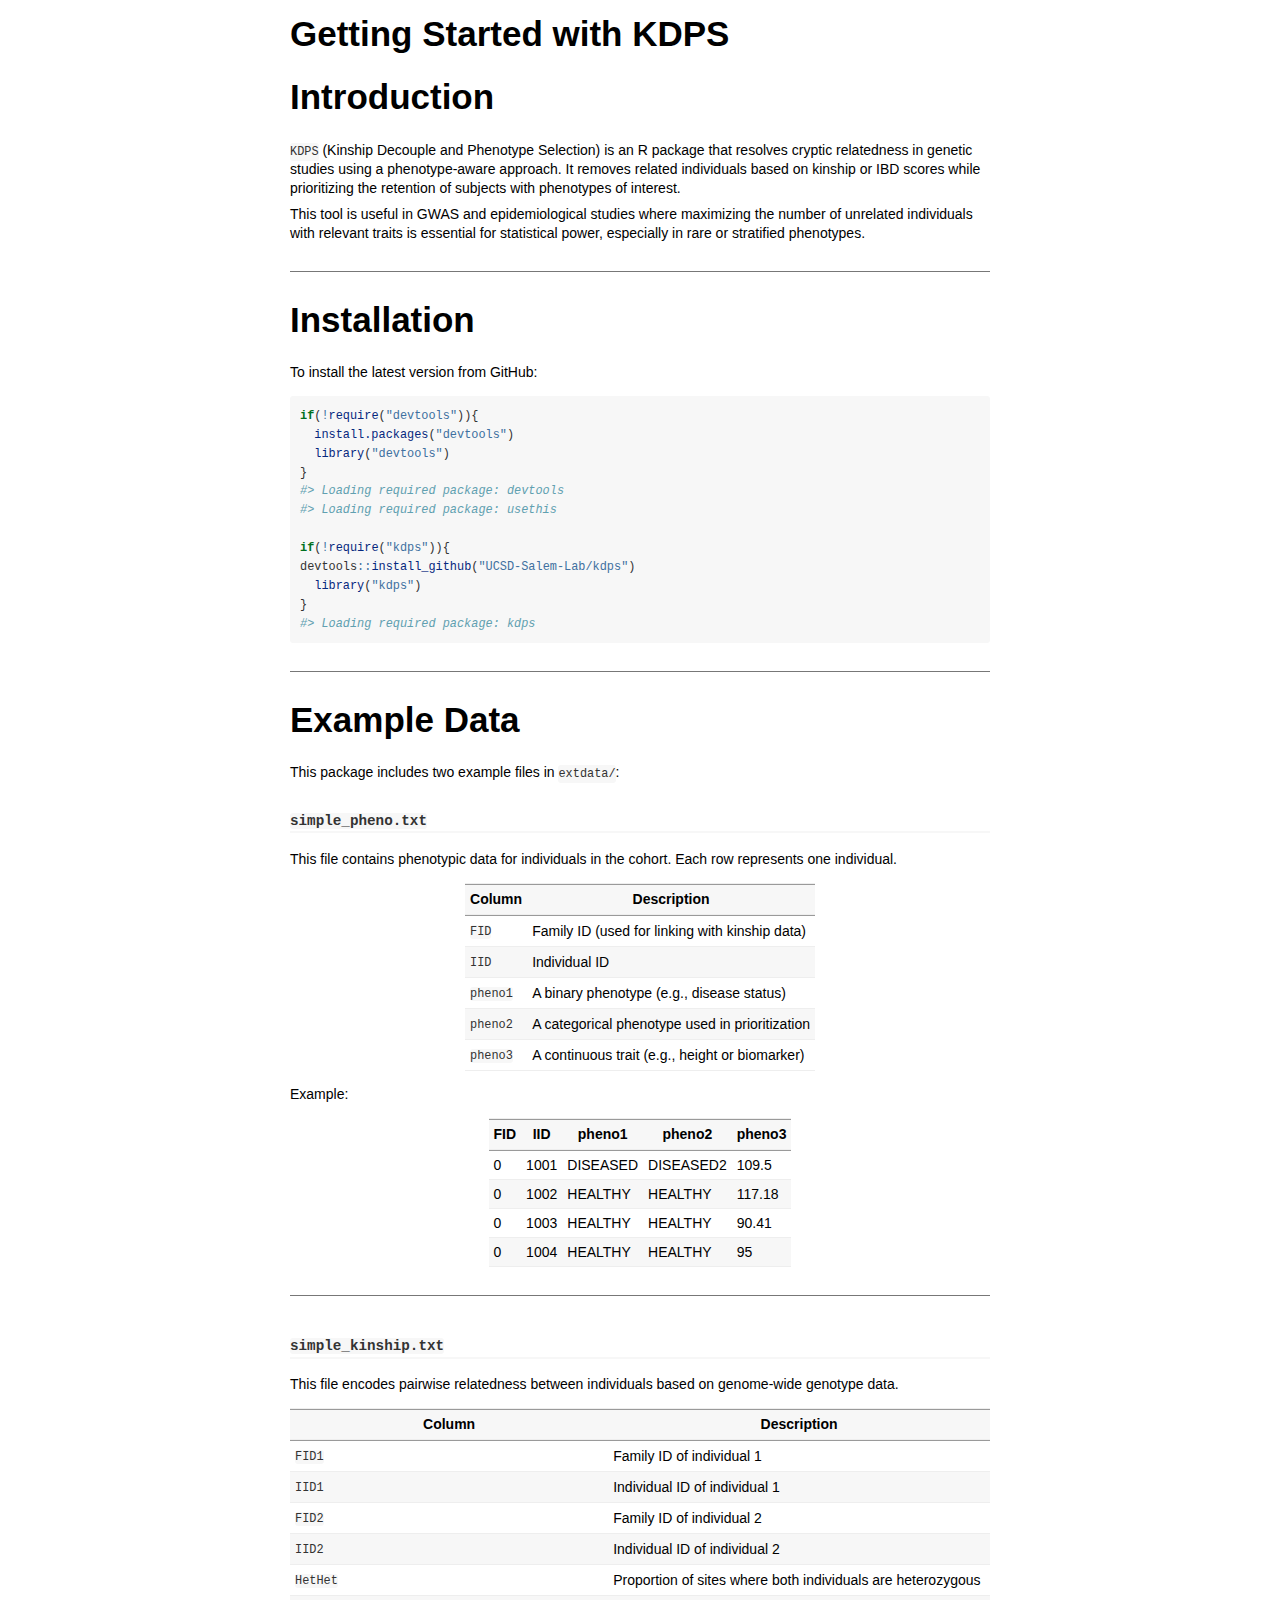
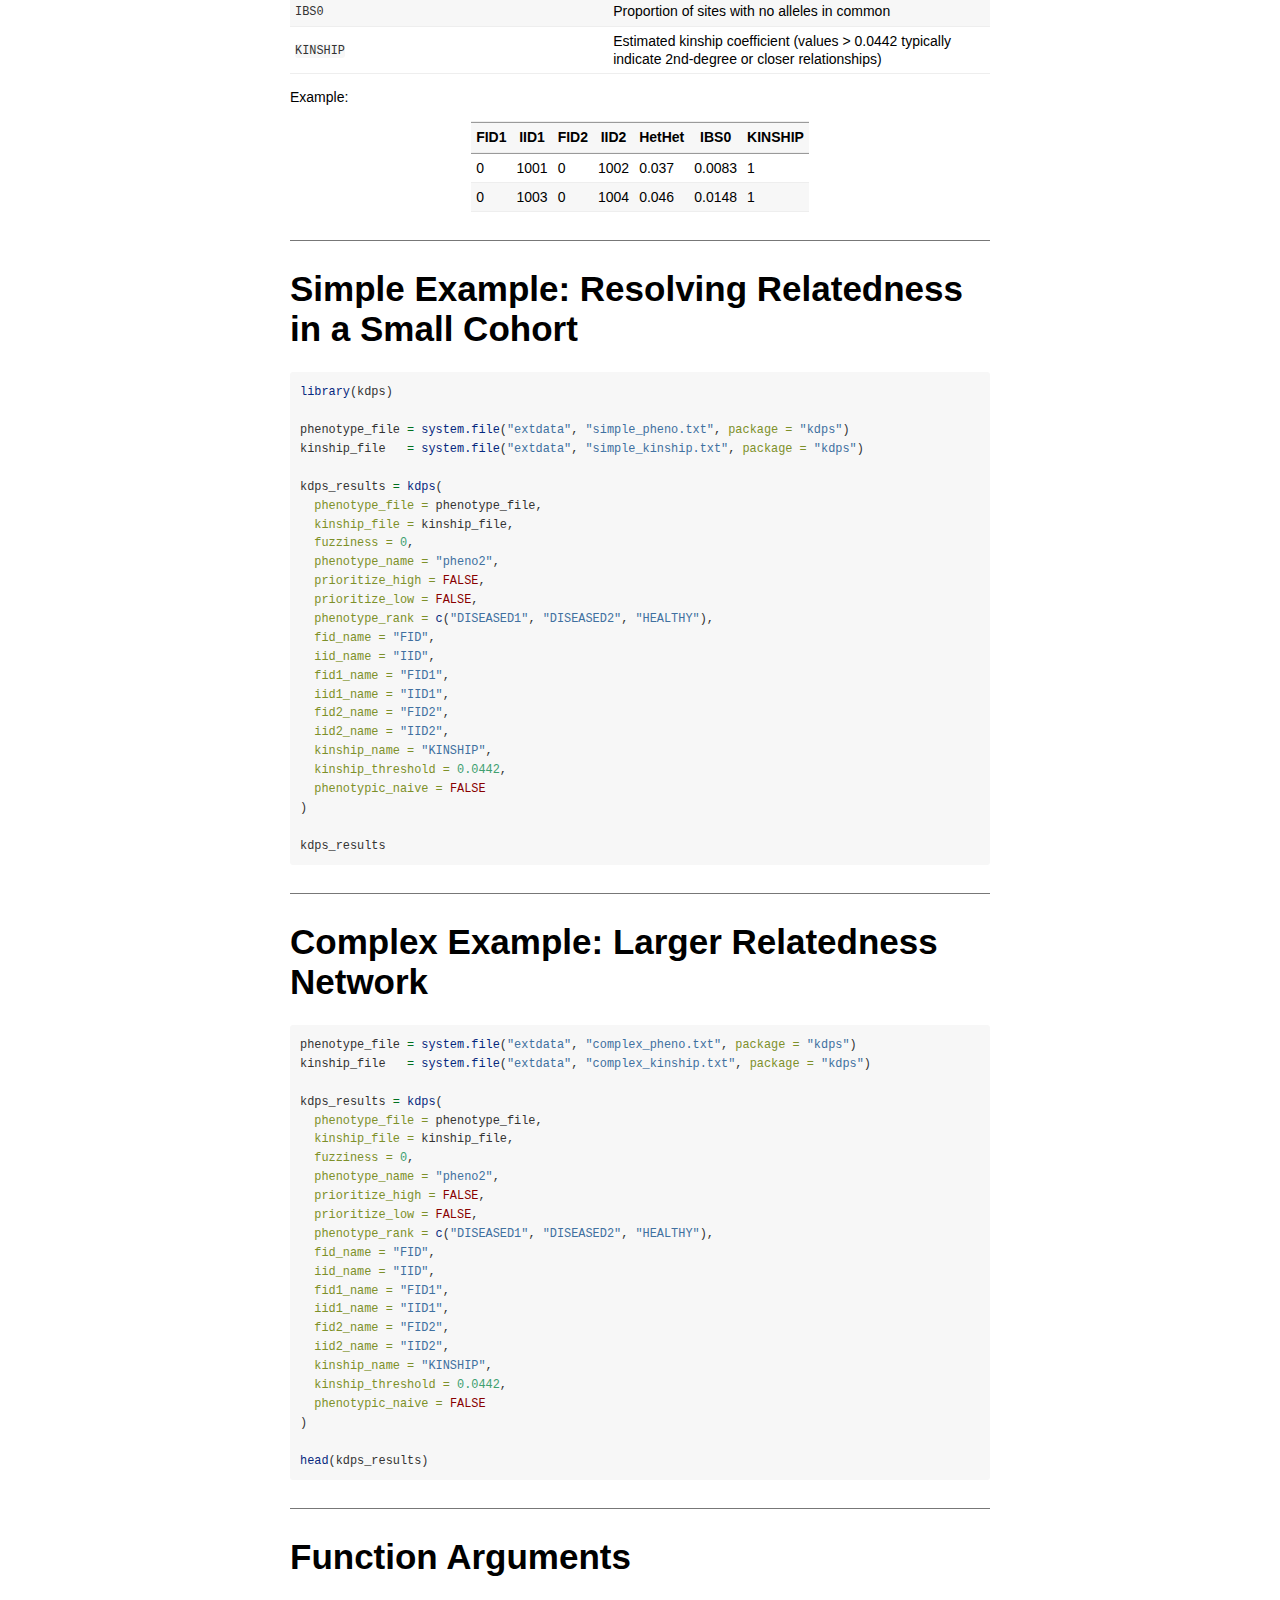
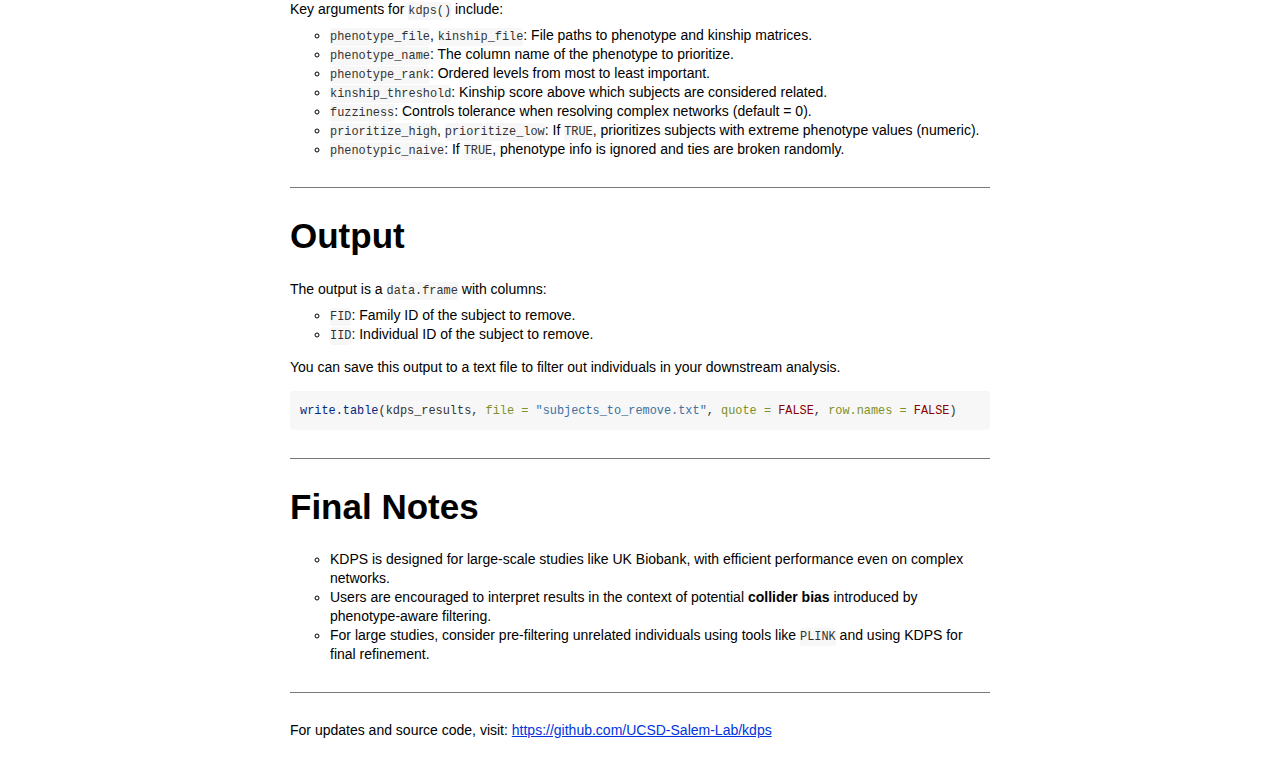
<file: kdps/articles/kdps-intro.html>
<!DOCTYPE html>

<html>

<head>

<meta charset="utf-8" />
<meta name="generator" content="pandoc" />
<meta http-equiv="X-UA-Compatible" content="IE=EDGE" />

<meta name="viewport" content="width=device-width, initial-scale=1" />



<title>Getting Started with KDPS</title>

<script>// Pandoc 2.9 adds attributes on both header and div. We remove the former (to
// be compatible with the behavior of Pandoc < 2.8).
document.addEventListener('DOMContentLoaded', function(e) {
  var hs = document.querySelectorAll("div.section[class*='level'] > :first-child");
  var i, h, a;
  for (i = 0; i < hs.length; i++) {
    h = hs[i];
    if (!/^h[1-6]$/i.test(h.tagName)) continue;  // it should be a header h1-h6
    a = h.attributes;
    while (a.length > 0) h.removeAttribute(a[0].name);
  }
});
</script>

<style type="text/css">
code{white-space: pre-wrap;}
span.smallcaps{font-variant: small-caps;}
span.underline{text-decoration: underline;}
div.column{display: inline-block; vertical-align: top; width: 50%;}
div.hanging-indent{margin-left: 1.5em; text-indent: -1.5em;}
ul.task-list{list-style: none;}
</style>



<style type="text/css">
code {
white-space: pre;
}
.sourceCode {
overflow: visible;
}
</style>
<style type="text/css" data-origin="pandoc">
pre > code.sourceCode { white-space: pre; position: relative; }
pre > code.sourceCode > span { line-height: 1.25; }
pre > code.sourceCode > span:empty { height: 1.2em; }
.sourceCode { overflow: visible; }
code.sourceCode > span { color: inherit; text-decoration: inherit; }
div.sourceCode { margin: 1em 0; }
pre.sourceCode { margin: 0; }
@media screen {
div.sourceCode { overflow: auto; }
}
@media print {
pre > code.sourceCode { white-space: pre-wrap; }
pre > code.sourceCode > span { display: inline-block; text-indent: -5em; padding-left: 5em; }
}
pre.numberSource code
{ counter-reset: source-line 0; }
pre.numberSource code > span
{ position: relative; left: -4em; counter-increment: source-line; }
pre.numberSource code > span > a:first-child::before
{ content: counter(source-line);
position: relative; left: -1em; text-align: right; vertical-align: baseline;
border: none; display: inline-block;
-webkit-touch-callout: none; -webkit-user-select: none;
-khtml-user-select: none; -moz-user-select: none;
-ms-user-select: none; user-select: none;
padding: 0 4px; width: 4em;
color: #aaaaaa;
}
pre.numberSource { margin-left: 3em; border-left: 1px solid #aaaaaa; padding-left: 4px; }
div.sourceCode
{ }
@media screen {
pre > code.sourceCode > span > a:first-child::before { text-decoration: underline; }
}
code span.al { color: #ff0000; font-weight: bold; } 
code span.an { color: #60a0b0; font-weight: bold; font-style: italic; } 
code span.at { color: #7d9029; } 
code span.bn { color: #40a070; } 
code span.bu { color: #008000; } 
code span.cf { color: #007020; font-weight: bold; } 
code span.ch { color: #4070a0; } 
code span.cn { color: #880000; } 
code span.co { color: #60a0b0; font-style: italic; } 
code span.cv { color: #60a0b0; font-weight: bold; font-style: italic; } 
code span.do { color: #ba2121; font-style: italic; } 
code span.dt { color: #902000; } 
code span.dv { color: #40a070; } 
code span.er { color: #ff0000; font-weight: bold; } 
code span.ex { } 
code span.fl { color: #40a070; } 
code span.fu { color: #06287e; } 
code span.im { color: #008000; font-weight: bold; } 
code span.in { color: #60a0b0; font-weight: bold; font-style: italic; } 
code span.kw { color: #007020; font-weight: bold; } 
code span.op { color: #666666; } 
code span.ot { color: #007020; } 
code span.pp { color: #bc7a00; } 
code span.sc { color: #4070a0; } 
code span.ss { color: #bb6688; } 
code span.st { color: #4070a0; } 
code span.va { color: #19177c; } 
code span.vs { color: #4070a0; } 
code span.wa { color: #60a0b0; font-weight: bold; font-style: italic; } 
</style>
<script>
// apply pandoc div.sourceCode style to pre.sourceCode instead
(function() {
  var sheets = document.styleSheets;
  for (var i = 0; i < sheets.length; i++) {
    if (sheets[i].ownerNode.dataset["origin"] !== "pandoc") continue;
    try { var rules = sheets[i].cssRules; } catch (e) { continue; }
    var j = 0;
    while (j < rules.length) {
      var rule = rules[j];
      // check if there is a div.sourceCode rule
      if (rule.type !== rule.STYLE_RULE || rule.selectorText !== "div.sourceCode") {
        j++;
        continue;
      }
      var style = rule.style.cssText;
      // check if color or background-color is set
      if (rule.style.color === '' && rule.style.backgroundColor === '') {
        j++;
        continue;
      }
      // replace div.sourceCode by a pre.sourceCode rule
      sheets[i].deleteRule(j);
      sheets[i].insertRule('pre.sourceCode{' + style + '}', j);
    }
  }
})();
</script>




<style type="text/css">body {
background-color: #fff;
margin: 1em auto;
max-width: 700px;
overflow: visible;
padding-left: 2em;
padding-right: 2em;
font-family: "Open Sans", "Helvetica Neue", Helvetica, Arial, sans-serif;
font-size: 14px;
line-height: 1.35;
}
#TOC {
clear: both;
margin: 0 0 10px 10px;
padding: 4px;
width: 400px;
border: 1px solid #CCCCCC;
border-radius: 5px;
background-color: #f6f6f6;
font-size: 13px;
line-height: 1.3;
}
#TOC .toctitle {
font-weight: bold;
font-size: 15px;
margin-left: 5px;
}
#TOC ul {
padding-left: 40px;
margin-left: -1.5em;
margin-top: 5px;
margin-bottom: 5px;
}
#TOC ul ul {
margin-left: -2em;
}
#TOC li {
line-height: 16px;
}
table {
margin: 1em auto;
border-width: 1px;
border-color: #DDDDDD;
border-style: outset;
border-collapse: collapse;
}
table th {
border-width: 2px;
padding: 5px;
border-style: inset;
}
table td {
border-width: 1px;
border-style: inset;
line-height: 18px;
padding: 5px 5px;
}
table, table th, table td {
border-left-style: none;
border-right-style: none;
}
table thead, table tr.even {
background-color: #f7f7f7;
}
p {
margin: 0.5em 0;
}
blockquote {
background-color: #f6f6f6;
padding: 0.25em 0.75em;
}
hr {
border-style: solid;
border: none;
border-top: 1px solid #777;
margin: 28px 0;
}
dl {
margin-left: 0;
}
dl dd {
margin-bottom: 13px;
margin-left: 13px;
}
dl dt {
font-weight: bold;
}
ul {
margin-top: 0;
}
ul li {
list-style: circle outside;
}
ul ul {
margin-bottom: 0;
}
pre, code {
background-color: #f7f7f7;
border-radius: 3px;
color: #333;
white-space: pre-wrap; 
}
pre {
border-radius: 3px;
margin: 5px 0px 10px 0px;
padding: 10px;
}
pre:not([class]) {
background-color: #f7f7f7;
}
code {
font-family: Consolas, Monaco, 'Courier New', monospace;
font-size: 85%;
}
p > code, li > code {
padding: 2px 0px;
}
div.figure {
text-align: center;
}
img {
background-color: #FFFFFF;
padding: 2px;
border: 1px solid #DDDDDD;
border-radius: 3px;
border: 1px solid #CCCCCC;
margin: 0 5px;
}
h1 {
margin-top: 0;
font-size: 35px;
line-height: 40px;
}
h2 {
border-bottom: 4px solid #f7f7f7;
padding-top: 10px;
padding-bottom: 2px;
font-size: 145%;
}
h3 {
border-bottom: 2px solid #f7f7f7;
padding-top: 10px;
font-size: 120%;
}
h4 {
border-bottom: 1px solid #f7f7f7;
margin-left: 8px;
font-size: 105%;
}
h5, h6 {
border-bottom: 1px solid #ccc;
font-size: 105%;
}
a {
color: #0033dd;
text-decoration: none;
}
a:hover {
color: #6666ff; }
a:visited {
color: #800080; }
a:visited:hover {
color: #BB00BB; }
a[href^="http:"] {
text-decoration: underline; }
a[href^="https:"] {
text-decoration: underline; }

code > span.kw { color: #555; font-weight: bold; } 
code > span.dt { color: #902000; } 
code > span.dv { color: #40a070; } 
code > span.bn { color: #d14; } 
code > span.fl { color: #d14; } 
code > span.ch { color: #d14; } 
code > span.st { color: #d14; } 
code > span.co { color: #888888; font-style: italic; } 
code > span.ot { color: #007020; } 
code > span.al { color: #ff0000; font-weight: bold; } 
code > span.fu { color: #900; font-weight: bold; } 
code > span.er { color: #a61717; background-color: #e3d2d2; } 
</style>




</head>

<body>




<h1 class="title toc-ignore">Getting Started with KDPS</h1>



<div id="introduction" class="section level1">
<h1>Introduction</h1>
<p><code>KDPS</code> (Kinship Decouple and Phenotype Selection) is an R
package that resolves cryptic relatedness in genetic studies using a
phenotype-aware approach. It removes related individuals based on
kinship or IBD scores while prioritizing the retention of subjects with
phenotypes of interest.</p>
<p>This tool is useful in GWAS and epidemiological studies where
maximizing the number of unrelated individuals with relevant traits is
essential for statistical power, especially in rare or stratified
phenotypes.</p>
<hr />
</div>
<div id="installation" class="section level1">
<h1>Installation</h1>
<p>To install the latest version from GitHub:</p>
<div class="sourceCode" id="cb1"><pre class="sourceCode r"><code class="sourceCode r"><span id="cb1-1"><a href="#cb1-1" tabindex="-1"></a><span class="cf">if</span>(<span class="sc">!</span><span class="fu">require</span>(<span class="st">&quot;devtools&quot;</span>)){</span>
<span id="cb1-2"><a href="#cb1-2" tabindex="-1"></a>  <span class="fu">install.packages</span>(<span class="st">&quot;devtools&quot;</span>)</span>
<span id="cb1-3"><a href="#cb1-3" tabindex="-1"></a>  <span class="fu">library</span>(<span class="st">&quot;devtools&quot;</span>)</span>
<span id="cb1-4"><a href="#cb1-4" tabindex="-1"></a>}</span>
<span id="cb1-5"><a href="#cb1-5" tabindex="-1"></a><span class="co">#&gt; Loading required package: devtools</span></span>
<span id="cb1-6"><a href="#cb1-6" tabindex="-1"></a><span class="co">#&gt; Loading required package: usethis</span></span>
<span id="cb1-7"><a href="#cb1-7" tabindex="-1"></a></span>
<span id="cb1-8"><a href="#cb1-8" tabindex="-1"></a><span class="cf">if</span>(<span class="sc">!</span><span class="fu">require</span>(<span class="st">&quot;kdps&quot;</span>)){</span>
<span id="cb1-9"><a href="#cb1-9" tabindex="-1"></a>devtools<span class="sc">::</span><span class="fu">install_github</span>(<span class="st">&quot;UCSD-Salem-Lab/kdps&quot;</span>)</span>
<span id="cb1-10"><a href="#cb1-10" tabindex="-1"></a>  <span class="fu">library</span>(<span class="st">&quot;kdps&quot;</span>)</span>
<span id="cb1-11"><a href="#cb1-11" tabindex="-1"></a>}</span>
<span id="cb1-12"><a href="#cb1-12" tabindex="-1"></a><span class="co">#&gt; Loading required package: kdps</span></span></code></pre></div>
<hr />
</div>
<div id="example-data" class="section level1">
<h1>Example Data</h1>
<p>This package includes two example files in <code>extdata/</code>:</p>
<div id="simple_pheno.txt" class="section level3">
<h3><code>simple_pheno.txt</code></h3>
<p>This file contains phenotypic data for individuals in the cohort.
Each row represents one individual.</p>
<table>
<thead>
<tr class="header">
<th>Column</th>
<th>Description</th>
</tr>
</thead>
<tbody>
<tr class="odd">
<td><code>FID</code></td>
<td>Family ID (used for linking with kinship data)</td>
</tr>
<tr class="even">
<td><code>IID</code></td>
<td>Individual ID</td>
</tr>
<tr class="odd">
<td><code>pheno1</code></td>
<td>A binary phenotype (e.g., disease status)</td>
</tr>
<tr class="even">
<td><code>pheno2</code></td>
<td>A categorical phenotype used in prioritization</td>
</tr>
<tr class="odd">
<td><code>pheno3</code></td>
<td>A continuous trait (e.g., height or biomarker)</td>
</tr>
</tbody>
</table>
<p>Example:</p>
<table>
<thead>
<tr class="header">
<th>FID</th>
<th>IID</th>
<th>pheno1</th>
<th>pheno2</th>
<th>pheno3</th>
</tr>
</thead>
<tbody>
<tr class="odd">
<td>0</td>
<td>1001</td>
<td>DISEASED</td>
<td>DISEASED2</td>
<td>109.5</td>
</tr>
<tr class="even">
<td>0</td>
<td>1002</td>
<td>HEALTHY</td>
<td>HEALTHY</td>
<td>117.18</td>
</tr>
<tr class="odd">
<td>0</td>
<td>1003</td>
<td>HEALTHY</td>
<td>HEALTHY</td>
<td>90.41</td>
</tr>
<tr class="even">
<td>0</td>
<td>1004</td>
<td>HEALTHY</td>
<td>HEALTHY</td>
<td>95</td>
</tr>
</tbody>
</table>
<hr />
</div>
<div id="simple_kinship.txt" class="section level3">
<h3><code>simple_kinship.txt</code></h3>
<p>This file encodes pairwise relatedness between individuals based on
genome-wide genotype data.</p>
<table>
<colgroup>
<col width="45%" />
<col width="54%" />
</colgroup>
<thead>
<tr class="header">
<th>Column</th>
<th>Description</th>
</tr>
</thead>
<tbody>
<tr class="odd">
<td><code>FID1</code></td>
<td>Family ID of individual 1</td>
</tr>
<tr class="even">
<td><code>IID1</code></td>
<td>Individual ID of individual 1</td>
</tr>
<tr class="odd">
<td><code>FID2</code></td>
<td>Family ID of individual 2</td>
</tr>
<tr class="even">
<td><code>IID2</code></td>
<td>Individual ID of individual 2</td>
</tr>
<tr class="odd">
<td><code>HetHet</code></td>
<td>Proportion of sites where both individuals are heterozygous</td>
</tr>
<tr class="even">
<td><code>IBS0</code></td>
<td>Proportion of sites with no alleles in common</td>
</tr>
<tr class="odd">
<td><code>KINSHIP</code></td>
<td>Estimated kinship coefficient (values &gt; 0.0442 typically indicate
2nd-degree or closer relationships)</td>
</tr>
</tbody>
</table>
<p>Example:</p>
<table>
<thead>
<tr class="header">
<th>FID1</th>
<th>IID1</th>
<th>FID2</th>
<th>IID2</th>
<th>HetHet</th>
<th>IBS0</th>
<th>KINSHIP</th>
</tr>
</thead>
<tbody>
<tr class="odd">
<td>0</td>
<td>1001</td>
<td>0</td>
<td>1002</td>
<td>0.037</td>
<td>0.0083</td>
<td>1</td>
</tr>
<tr class="even">
<td>0</td>
<td>1003</td>
<td>0</td>
<td>1004</td>
<td>0.046</td>
<td>0.0148</td>
<td>1</td>
</tr>
</tbody>
</table>
<hr />
</div>
</div>
<div id="simple-example-resolving-relatedness-in-a-small-cohort" class="section level1">
<h1>Simple Example: Resolving Relatedness in a Small Cohort</h1>
<div class="sourceCode" id="cb2"><pre class="sourceCode r"><code class="sourceCode r"><span id="cb2-1"><a href="#cb2-1" tabindex="-1"></a><span class="fu">library</span>(kdps)</span>
<span id="cb2-2"><a href="#cb2-2" tabindex="-1"></a></span>
<span id="cb2-3"><a href="#cb2-3" tabindex="-1"></a>phenotype_file <span class="ot">=</span> <span class="fu">system.file</span>(<span class="st">&quot;extdata&quot;</span>, <span class="st">&quot;simple_pheno.txt&quot;</span>, <span class="at">package =</span> <span class="st">&quot;kdps&quot;</span>)</span>
<span id="cb2-4"><a href="#cb2-4" tabindex="-1"></a>kinship_file   <span class="ot">=</span> <span class="fu">system.file</span>(<span class="st">&quot;extdata&quot;</span>, <span class="st">&quot;simple_kinship.txt&quot;</span>, <span class="at">package =</span> <span class="st">&quot;kdps&quot;</span>)</span>
<span id="cb2-5"><a href="#cb2-5" tabindex="-1"></a></span>
<span id="cb2-6"><a href="#cb2-6" tabindex="-1"></a>kdps_results <span class="ot">=</span> <span class="fu">kdps</span>(</span>
<span id="cb2-7"><a href="#cb2-7" tabindex="-1"></a>  <span class="at">phenotype_file =</span> phenotype_file,</span>
<span id="cb2-8"><a href="#cb2-8" tabindex="-1"></a>  <span class="at">kinship_file =</span> kinship_file,</span>
<span id="cb2-9"><a href="#cb2-9" tabindex="-1"></a>  <span class="at">fuzziness =</span> <span class="dv">0</span>,</span>
<span id="cb2-10"><a href="#cb2-10" tabindex="-1"></a>  <span class="at">phenotype_name =</span> <span class="st">&quot;pheno2&quot;</span>,</span>
<span id="cb2-11"><a href="#cb2-11" tabindex="-1"></a>  <span class="at">prioritize_high =</span> <span class="cn">FALSE</span>,</span>
<span id="cb2-12"><a href="#cb2-12" tabindex="-1"></a>  <span class="at">prioritize_low =</span> <span class="cn">FALSE</span>,</span>
<span id="cb2-13"><a href="#cb2-13" tabindex="-1"></a>  <span class="at">phenotype_rank =</span> <span class="fu">c</span>(<span class="st">&quot;DISEASED1&quot;</span>, <span class="st">&quot;DISEASED2&quot;</span>, <span class="st">&quot;HEALTHY&quot;</span>),</span>
<span id="cb2-14"><a href="#cb2-14" tabindex="-1"></a>  <span class="at">fid_name =</span> <span class="st">&quot;FID&quot;</span>,</span>
<span id="cb2-15"><a href="#cb2-15" tabindex="-1"></a>  <span class="at">iid_name =</span> <span class="st">&quot;IID&quot;</span>,</span>
<span id="cb2-16"><a href="#cb2-16" tabindex="-1"></a>  <span class="at">fid1_name =</span> <span class="st">&quot;FID1&quot;</span>,</span>
<span id="cb2-17"><a href="#cb2-17" tabindex="-1"></a>  <span class="at">iid1_name =</span> <span class="st">&quot;IID1&quot;</span>,</span>
<span id="cb2-18"><a href="#cb2-18" tabindex="-1"></a>  <span class="at">fid2_name =</span> <span class="st">&quot;FID2&quot;</span>,</span>
<span id="cb2-19"><a href="#cb2-19" tabindex="-1"></a>  <span class="at">iid2_name =</span> <span class="st">&quot;IID2&quot;</span>,</span>
<span id="cb2-20"><a href="#cb2-20" tabindex="-1"></a>  <span class="at">kinship_name =</span> <span class="st">&quot;KINSHIP&quot;</span>,</span>
<span id="cb2-21"><a href="#cb2-21" tabindex="-1"></a>  <span class="at">kinship_threshold =</span> <span class="fl">0.0442</span>,</span>
<span id="cb2-22"><a href="#cb2-22" tabindex="-1"></a>  <span class="at">phenotypic_naive =</span> <span class="cn">FALSE</span></span>
<span id="cb2-23"><a href="#cb2-23" tabindex="-1"></a>)</span>
<span id="cb2-24"><a href="#cb2-24" tabindex="-1"></a></span>
<span id="cb2-25"><a href="#cb2-25" tabindex="-1"></a>kdps_results</span></code></pre></div>
<hr />
</div>
<div id="complex-example-larger-relatedness-network" class="section level1">
<h1>Complex Example: Larger Relatedness Network</h1>
<div class="sourceCode" id="cb3"><pre class="sourceCode r"><code class="sourceCode r"><span id="cb3-1"><a href="#cb3-1" tabindex="-1"></a>phenotype_file <span class="ot">=</span> <span class="fu">system.file</span>(<span class="st">&quot;extdata&quot;</span>, <span class="st">&quot;complex_pheno.txt&quot;</span>, <span class="at">package =</span> <span class="st">&quot;kdps&quot;</span>)</span>
<span id="cb3-2"><a href="#cb3-2" tabindex="-1"></a>kinship_file   <span class="ot">=</span> <span class="fu">system.file</span>(<span class="st">&quot;extdata&quot;</span>, <span class="st">&quot;complex_kinship.txt&quot;</span>, <span class="at">package =</span> <span class="st">&quot;kdps&quot;</span>)</span>
<span id="cb3-3"><a href="#cb3-3" tabindex="-1"></a></span>
<span id="cb3-4"><a href="#cb3-4" tabindex="-1"></a>kdps_results <span class="ot">=</span> <span class="fu">kdps</span>(</span>
<span id="cb3-5"><a href="#cb3-5" tabindex="-1"></a>  <span class="at">phenotype_file =</span> phenotype_file,</span>
<span id="cb3-6"><a href="#cb3-6" tabindex="-1"></a>  <span class="at">kinship_file =</span> kinship_file,</span>
<span id="cb3-7"><a href="#cb3-7" tabindex="-1"></a>  <span class="at">fuzziness =</span> <span class="dv">0</span>,</span>
<span id="cb3-8"><a href="#cb3-8" tabindex="-1"></a>  <span class="at">phenotype_name =</span> <span class="st">&quot;pheno2&quot;</span>,</span>
<span id="cb3-9"><a href="#cb3-9" tabindex="-1"></a>  <span class="at">prioritize_high =</span> <span class="cn">FALSE</span>,</span>
<span id="cb3-10"><a href="#cb3-10" tabindex="-1"></a>  <span class="at">prioritize_low =</span> <span class="cn">FALSE</span>,</span>
<span id="cb3-11"><a href="#cb3-11" tabindex="-1"></a>  <span class="at">phenotype_rank =</span> <span class="fu">c</span>(<span class="st">&quot;DISEASED1&quot;</span>, <span class="st">&quot;DISEASED2&quot;</span>, <span class="st">&quot;HEALTHY&quot;</span>),</span>
<span id="cb3-12"><a href="#cb3-12" tabindex="-1"></a>  <span class="at">fid_name =</span> <span class="st">&quot;FID&quot;</span>,</span>
<span id="cb3-13"><a href="#cb3-13" tabindex="-1"></a>  <span class="at">iid_name =</span> <span class="st">&quot;IID&quot;</span>,</span>
<span id="cb3-14"><a href="#cb3-14" tabindex="-1"></a>  <span class="at">fid1_name =</span> <span class="st">&quot;FID1&quot;</span>,</span>
<span id="cb3-15"><a href="#cb3-15" tabindex="-1"></a>  <span class="at">iid1_name =</span> <span class="st">&quot;IID1&quot;</span>,</span>
<span id="cb3-16"><a href="#cb3-16" tabindex="-1"></a>  <span class="at">fid2_name =</span> <span class="st">&quot;FID2&quot;</span>,</span>
<span id="cb3-17"><a href="#cb3-17" tabindex="-1"></a>  <span class="at">iid2_name =</span> <span class="st">&quot;IID2&quot;</span>,</span>
<span id="cb3-18"><a href="#cb3-18" tabindex="-1"></a>  <span class="at">kinship_name =</span> <span class="st">&quot;KINSHIP&quot;</span>,</span>
<span id="cb3-19"><a href="#cb3-19" tabindex="-1"></a>  <span class="at">kinship_threshold =</span> <span class="fl">0.0442</span>,</span>
<span id="cb3-20"><a href="#cb3-20" tabindex="-1"></a>  <span class="at">phenotypic_naive =</span> <span class="cn">FALSE</span></span>
<span id="cb3-21"><a href="#cb3-21" tabindex="-1"></a>)</span>
<span id="cb3-22"><a href="#cb3-22" tabindex="-1"></a></span>
<span id="cb3-23"><a href="#cb3-23" tabindex="-1"></a><span class="fu">head</span>(kdps_results)</span></code></pre></div>
<hr />
</div>
<div id="function-arguments" class="section level1">
<h1>Function Arguments</h1>
<p>Key arguments for <code>kdps()</code> include:</p>
<ul>
<li><code>phenotype_file</code>, <code>kinship_file</code>: File paths
to phenotype and kinship matrices.</li>
<li><code>phenotype_name</code>: The column name of the phenotype to
prioritize.</li>
<li><code>phenotype_rank</code>: Ordered levels from most to least
important.</li>
<li><code>kinship_threshold</code>: Kinship score above which subjects
are considered related.</li>
<li><code>fuzziness</code>: Controls tolerance when resolving complex
networks (default = 0).</li>
<li><code>prioritize_high</code>, <code>prioritize_low</code>: If
<code>TRUE</code>, prioritizes subjects with extreme phenotype values
(numeric).</li>
<li><code>phenotypic_naive</code>: If <code>TRUE</code>, phenotype info
is ignored and ties are broken randomly.</li>
</ul>
<hr />
</div>
<div id="output" class="section level1">
<h1>Output</h1>
<p>The output is a <code>data.frame</code> with columns:</p>
<ul>
<li><code>FID</code>: Family ID of the subject to remove.</li>
<li><code>IID</code>: Individual ID of the subject to remove.</li>
</ul>
<p>You can save this output to a text file to filter out individuals in
your downstream analysis.</p>
<div class="sourceCode" id="cb4"><pre class="sourceCode r"><code class="sourceCode r"><span id="cb4-1"><a href="#cb4-1" tabindex="-1"></a><span class="fu">write.table</span>(kdps_results, <span class="at">file =</span> <span class="st">&quot;subjects_to_remove.txt&quot;</span>, <span class="at">quote =</span> <span class="cn">FALSE</span>, <span class="at">row.names =</span> <span class="cn">FALSE</span>)</span></code></pre></div>
<hr />
</div>
<div id="final-notes" class="section level1">
<h1>Final Notes</h1>
<ul>
<li>KDPS is designed for large-scale studies like UK Biobank, with
efficient performance even on complex networks.</li>
<li>Users are encouraged to interpret results in the context of
potential <strong>collider bias</strong> introduced by phenotype-aware
filtering.</li>
<li>For large studies, consider pre-filtering unrelated individuals
using tools like <code>PLINK</code> and using KDPS for final
refinement.</li>
</ul>
<hr />
<p>For updates and source code, visit: <a href="https://github.com/UCSD-Salem-Lab/kdps%22">https://github.com/UCSD-Salem-Lab/kdps</a></p>
</div>



<!-- code folding -->


<!-- dynamically load mathjax for compatibility with self-contained -->
<script>
  (function () {
    var script = document.createElement("script");
    script.type = "text/javascript";
    script.src  = "https://mathjax.rstudio.com/latest/MathJax.js?config=TeX-AMS-MML_HTMLorMML";
    document.getElementsByTagName("head")[0].appendChild(script);
  })();
</script>

</body>
</html>
</file>
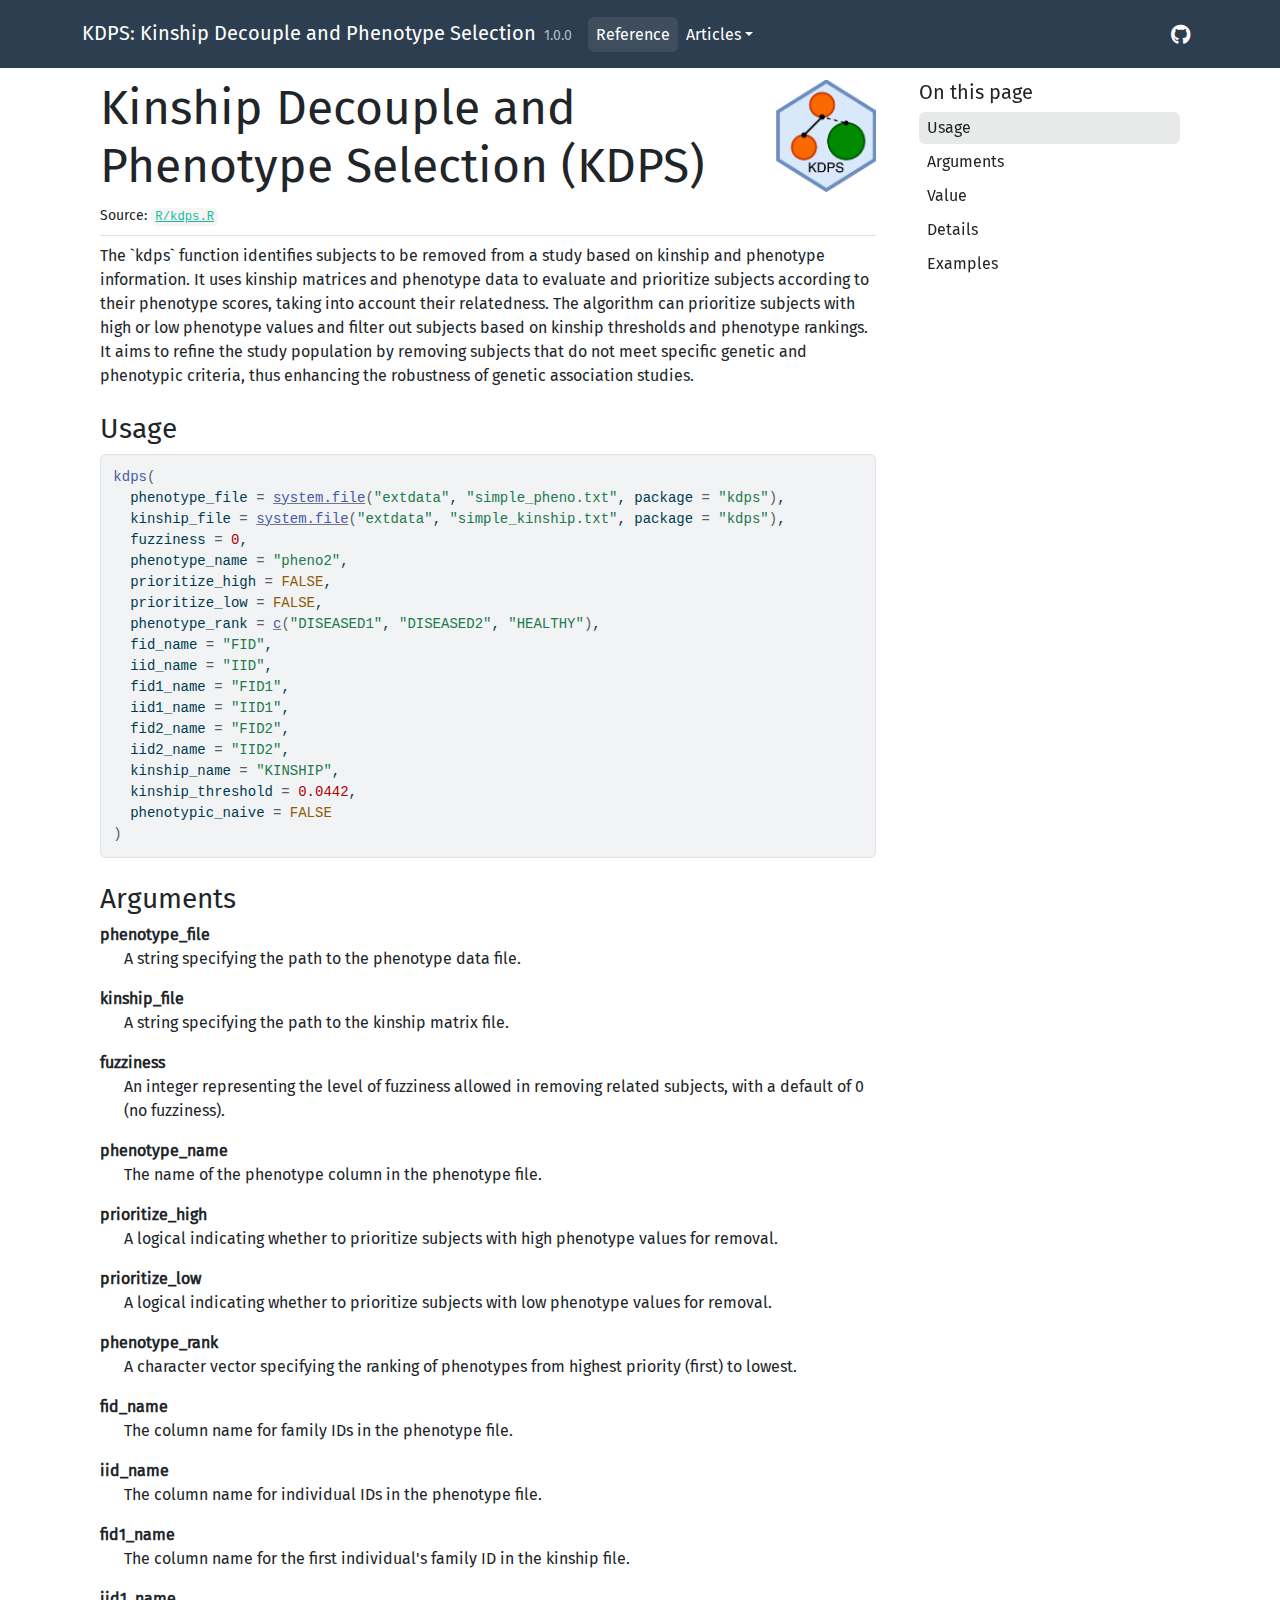
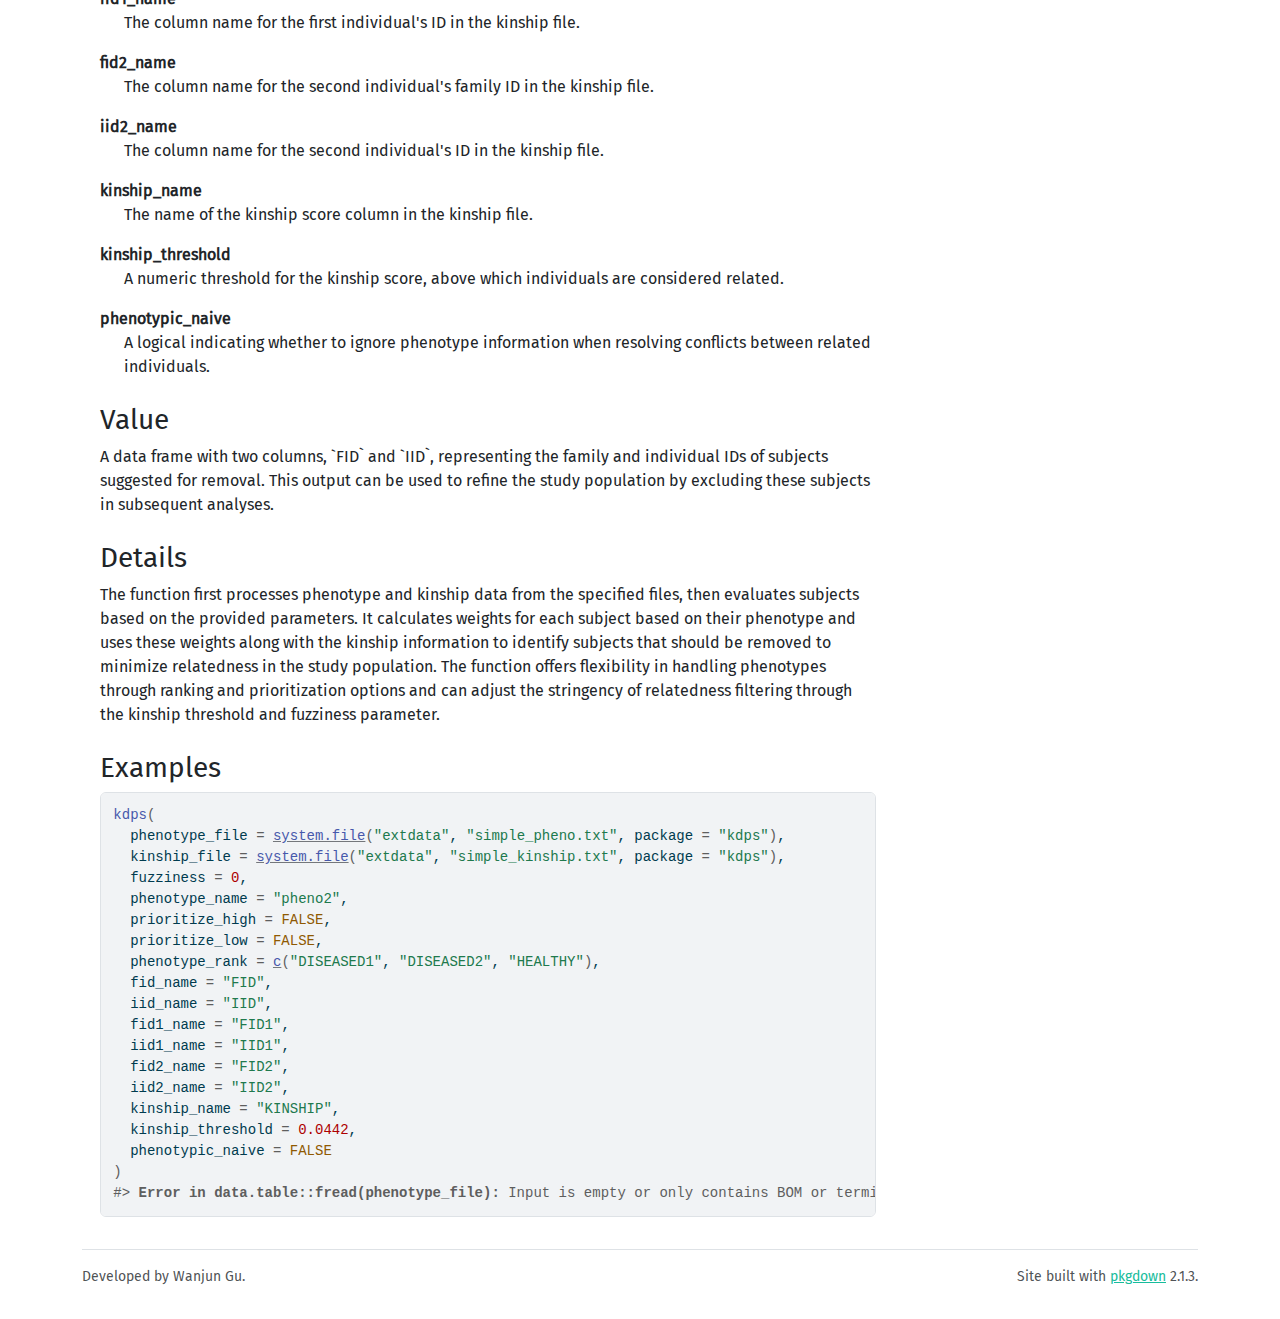
<file: kdps/reference/kdps.html>
<!DOCTYPE html>
<!-- Generated by pkgdown: do not edit by hand --><html lang="en"><head><meta http-equiv="Content-Type" content="text/html; charset=UTF-8"><meta charset="utf-8"><meta http-equiv="X-UA-Compatible" content="IE=edge"><meta name="viewport" content="width=device-width, initial-scale=1, shrink-to-fit=no"><title>Kinship Decouple and Phenotype Selection (KDPS) — kdps • KDPS: Kinship Decouple and Phenotype Selection</title><!-- favicons --><link rel="icon" type="image/png" sizes="96x96" href="../favicon-96x96.png"><link rel="icon" type="”image/svg+xml”" href="../favicon.svg"><link rel="apple-touch-icon" sizes="180x180" href="../apple-touch-icon.png"><link rel="icon" sizes="any" href="../favicon.ico"><link rel="manifest" href="../site.webmanifest"><script src="../deps/jquery-3.6.0/jquery-3.6.0.min.js"></script><meta name="viewport" content="width=device-width, initial-scale=1, shrink-to-fit=no"><link href="../deps/bootstrap-5.3.1/bootstrap.min.css" rel="stylesheet"><script src="../deps/bootstrap-5.3.1/bootstrap.bundle.min.js"></script><link href="../deps/Fira_Sans-0.4.10/font.css" rel="stylesheet"><link href="../deps/font-awesome-6.5.2/css/all.min.css" rel="stylesheet"><link href="../deps/font-awesome-6.5.2/css/v4-shims.min.css" rel="stylesheet"><script src="../deps/headroom-0.11.0/headroom.min.js"></script><script src="../deps/headroom-0.11.0/jQuery.headroom.min.js"></script><script src="../deps/bootstrap-toc-1.0.1/bootstrap-toc.min.js"></script><script src="../deps/clipboard.js-2.0.11/clipboard.min.js"></script><script src="../deps/search-1.0.0/autocomplete.jquery.min.js"></script><script src="../deps/search-1.0.0/fuse.min.js"></script><script src="../deps/search-1.0.0/mark.min.js"></script><!-- pkgdown --><script src="../pkgdown.js"></script><meta property="og:title" content="Kinship Decouple and Phenotype Selection (KDPS) — kdps"><meta name="description" content="The `kdps` function identifies subjects to be removed from a study based on kinship and phenotype
information. It uses kinship matrices and phenotype data to evaluate and prioritize subjects
according to their phenotype scores, taking into account their relatedness. The algorithm can
prioritize subjects with high or low phenotype values and filter out subjects based on kinship
thresholds and phenotype rankings. It aims to refine the study population by removing subjects
that do not meet specific genetic and phenotypic criteria, thus enhancing the robustness of
genetic association studies."><meta property="og:description" content="The `kdps` function identifies subjects to be removed from a study based on kinship and phenotype
information. It uses kinship matrices and phenotype data to evaluate and prioritize subjects
according to their phenotype scores, taking into account their relatedness. The algorithm can
prioritize subjects with high or low phenotype values and filter out subjects based on kinship
thresholds and phenotype rankings. It aims to refine the study population by removing subjects
that do not meet specific genetic and phenotypic criteria, thus enhancing the robustness of
genetic association studies."><meta property="og:image" content="https://UCSD-Salem-Lab.github.io/kdps/logo.png"></head><body>
    <a href="#main" class="visually-hidden-focusable">Skip to contents</a>


    <nav class="navbar navbar-expand-lg fixed-top bg-primary" data-bs-theme="dark" aria-label="Site navigation"><div class="container">

    <a class="navbar-brand me-2" href="../index.html">KDPS: Kinship Decouple and Phenotype Selection</a>

    <small class="nav-text text-muted me-auto" data-bs-toggle="tooltip" data-bs-placement="bottom" title="">1.0.0</small>


    <button class="navbar-toggler" type="button" data-bs-toggle="collapse" data-bs-target="#navbar" aria-controls="navbar" aria-expanded="false" aria-label="Toggle navigation">
      <span class="navbar-toggler-icon"></span>
    </button>

    <div id="navbar" class="collapse navbar-collapse ms-3">
      <ul class="navbar-nav me-auto"><li class="active nav-item"><a class="nav-link" href="../reference/index.html">Reference</a></li>
<li class="nav-item dropdown">
  <button class="nav-link dropdown-toggle" type="button" id="dropdown-articles" data-bs-toggle="dropdown" aria-expanded="false" aria-haspopup="true">Articles</button>
  <ul class="dropdown-menu" aria-labelledby="dropdown-articles"><li><a class="dropdown-item" href="../articles/kdps-intro.html">Getting Started with KDPS</a></li>
  </ul></li>
      </ul><ul class="navbar-nav"><li class="nav-item"><a class="external-link nav-link" href="https://github.com/UCSD-Salem-Lab/kdps/" aria-label="GitHub"><span class="fa fab fa-github fa-lg"></span></a></li>
      </ul></div>


  </div>
</nav><div class="container template-reference-topic">
<div class="row">
  <main id="main" class="col-md-9"><div class="page-header">
      <img src="../logo.png" class="logo" alt=""><h1>Kinship Decouple and Phenotype Selection (KDPS)</h1>
      <small class="dont-index">Source: <a href="https://github.com/UCSD-Salem-Lab/kdps/blob/HEAD/R/kdps.R" class="external-link"><code>R/kdps.R</code></a></small>
      <div class="d-none name"><code>kdps.Rd</code></div>
    </div>

    <div class="ref-description section level2">
    <p>The `kdps` function identifies subjects to be removed from a study based on kinship and phenotype
information. It uses kinship matrices and phenotype data to evaluate and prioritize subjects
according to their phenotype scores, taking into account their relatedness. The algorithm can
prioritize subjects with high or low phenotype values and filter out subjects based on kinship
thresholds and phenotype rankings. It aims to refine the study population by removing subjects
that do not meet specific genetic and phenotypic criteria, thus enhancing the robustness of
genetic association studies.</p>
    </div>

    <div class="section level2">
    <h2 id="ref-usage">Usage<a class="anchor" aria-label="anchor" href="#ref-usage"></a></h2>
    <div class="sourceCode"><pre class="sourceCode r"><code><span><span class="fu">kdps</span><span class="op">(</span></span>
<span>  phenotype_file <span class="op">=</span> <span class="fu"><a href="https://rdrr.io/r/base/system.file.html" class="external-link">system.file</a></span><span class="op">(</span><span class="st">"extdata"</span>, <span class="st">"simple_pheno.txt"</span>, package <span class="op">=</span> <span class="st">"kdps"</span><span class="op">)</span>,</span>
<span>  kinship_file <span class="op">=</span> <span class="fu"><a href="https://rdrr.io/r/base/system.file.html" class="external-link">system.file</a></span><span class="op">(</span><span class="st">"extdata"</span>, <span class="st">"simple_kinship.txt"</span>, package <span class="op">=</span> <span class="st">"kdps"</span><span class="op">)</span>,</span>
<span>  fuzziness <span class="op">=</span> <span class="fl">0</span>,</span>
<span>  phenotype_name <span class="op">=</span> <span class="st">"pheno2"</span>,</span>
<span>  prioritize_high <span class="op">=</span> <span class="cn">FALSE</span>,</span>
<span>  prioritize_low <span class="op">=</span> <span class="cn">FALSE</span>,</span>
<span>  phenotype_rank <span class="op">=</span> <span class="fu"><a href="https://rdrr.io/r/base/c.html" class="external-link">c</a></span><span class="op">(</span><span class="st">"DISEASED1"</span>, <span class="st">"DISEASED2"</span>, <span class="st">"HEALTHY"</span><span class="op">)</span>,</span>
<span>  fid_name <span class="op">=</span> <span class="st">"FID"</span>,</span>
<span>  iid_name <span class="op">=</span> <span class="st">"IID"</span>,</span>
<span>  fid1_name <span class="op">=</span> <span class="st">"FID1"</span>,</span>
<span>  iid1_name <span class="op">=</span> <span class="st">"IID1"</span>,</span>
<span>  fid2_name <span class="op">=</span> <span class="st">"FID2"</span>,</span>
<span>  iid2_name <span class="op">=</span> <span class="st">"IID2"</span>,</span>
<span>  kinship_name <span class="op">=</span> <span class="st">"KINSHIP"</span>,</span>
<span>  kinship_threshold <span class="op">=</span> <span class="fl">0.0442</span>,</span>
<span>  phenotypic_naive <span class="op">=</span> <span class="cn">FALSE</span></span>
<span><span class="op">)</span></span></code></pre></div>
    </div>

    <div class="section level2">
    <h2 id="arguments">Arguments<a class="anchor" aria-label="anchor" href="#arguments"></a></h2>


<dl><dt id="arg-phenotype-file">phenotype_file<a class="anchor" aria-label="anchor" href="#arg-phenotype-file"></a></dt>
<dd><p>A string specifying the path to the phenotype data file.</p></dd>


<dt id="arg-kinship-file">kinship_file<a class="anchor" aria-label="anchor" href="#arg-kinship-file"></a></dt>
<dd><p>A string specifying the path to the kinship matrix file.</p></dd>


<dt id="arg-fuzziness">fuzziness<a class="anchor" aria-label="anchor" href="#arg-fuzziness"></a></dt>
<dd><p>An integer representing the level of fuzziness allowed in removing related subjects, with a default of 0 (no fuzziness).</p></dd>


<dt id="arg-phenotype-name">phenotype_name<a class="anchor" aria-label="anchor" href="#arg-phenotype-name"></a></dt>
<dd><p>The name of the phenotype column in the phenotype file.</p></dd>


<dt id="arg-prioritize-high">prioritize_high<a class="anchor" aria-label="anchor" href="#arg-prioritize-high"></a></dt>
<dd><p>A logical indicating whether to prioritize subjects with high phenotype values for removal.</p></dd>


<dt id="arg-prioritize-low">prioritize_low<a class="anchor" aria-label="anchor" href="#arg-prioritize-low"></a></dt>
<dd><p>A logical indicating whether to prioritize subjects with low phenotype values for removal.</p></dd>


<dt id="arg-phenotype-rank">phenotype_rank<a class="anchor" aria-label="anchor" href="#arg-phenotype-rank"></a></dt>
<dd><p>A character vector specifying the ranking of phenotypes from highest priority (first) to lowest.</p></dd>


<dt id="arg-fid-name">fid_name<a class="anchor" aria-label="anchor" href="#arg-fid-name"></a></dt>
<dd><p>The column name for family IDs in the phenotype file.</p></dd>


<dt id="arg-iid-name">iid_name<a class="anchor" aria-label="anchor" href="#arg-iid-name"></a></dt>
<dd><p>The column name for individual IDs in the phenotype file.</p></dd>


<dt id="arg-fid-name">fid1_name<a class="anchor" aria-label="anchor" href="#arg-fid-name"></a></dt>
<dd><p>The column name for the first individual's family ID in the kinship file.</p></dd>


<dt id="arg-iid-name">iid1_name<a class="anchor" aria-label="anchor" href="#arg-iid-name"></a></dt>
<dd><p>The column name for the first individual's ID in the kinship file.</p></dd>


<dt id="arg-fid-name">fid2_name<a class="anchor" aria-label="anchor" href="#arg-fid-name"></a></dt>
<dd><p>The column name for the second individual's family ID in the kinship file.</p></dd>


<dt id="arg-iid-name">iid2_name<a class="anchor" aria-label="anchor" href="#arg-iid-name"></a></dt>
<dd><p>The column name for the second individual's ID in the kinship file.</p></dd>


<dt id="arg-kinship-name">kinship_name<a class="anchor" aria-label="anchor" href="#arg-kinship-name"></a></dt>
<dd><p>The name of the kinship score column in the kinship file.</p></dd>


<dt id="arg-kinship-threshold">kinship_threshold<a class="anchor" aria-label="anchor" href="#arg-kinship-threshold"></a></dt>
<dd><p>A numeric threshold for the kinship score, above which individuals are considered related.</p></dd>


<dt id="arg-phenotypic-naive">phenotypic_naive<a class="anchor" aria-label="anchor" href="#arg-phenotypic-naive"></a></dt>
<dd><p>A logical indicating whether to ignore phenotype information when resolving conflicts between related individuals.</p></dd>

</dl></div>
    <div class="section level2">
    <h2 id="value">Value<a class="anchor" aria-label="anchor" href="#value"></a></h2>
    <p>A data frame with two columns, `FID` and `IID`, representing the family and individual IDs
of subjects suggested for removal. This output can be used to refine the study population by
excluding these subjects in subsequent analyses.</p>
    </div>
    <div class="section level2">
    <h2 id="details">Details<a class="anchor" aria-label="anchor" href="#details"></a></h2>
    <p>The function first processes phenotype and kinship data from the specified files, then evaluates
subjects based on the provided parameters. It calculates weights for each subject based on their
phenotype and uses these weights along with the kinship information to identify subjects that
should be removed to minimize relatedness in the study population. The function offers flexibility
in handling phenotypes through ranking and prioritization options and can adjust the stringency of
relatedness filtering through the kinship threshold and fuzziness parameter.</p>
    </div>

    <div class="section level2">
    <h2 id="ref-examples">Examples<a class="anchor" aria-label="anchor" href="#ref-examples"></a></h2>
    <div class="sourceCode"><pre class="sourceCode r"><code><span class="r-in"><span><span class="fu">kdps</span><span class="op">(</span></span></span>
<span class="r-in"><span>  phenotype_file <span class="op">=</span> <span class="fu"><a href="https://rdrr.io/r/base/system.file.html" class="external-link">system.file</a></span><span class="op">(</span><span class="st">"extdata"</span>, <span class="st">"simple_pheno.txt"</span>, package <span class="op">=</span> <span class="st">"kdps"</span><span class="op">)</span>,</span></span>
<span class="r-in"><span>  kinship_file <span class="op">=</span> <span class="fu"><a href="https://rdrr.io/r/base/system.file.html" class="external-link">system.file</a></span><span class="op">(</span><span class="st">"extdata"</span>, <span class="st">"simple_kinship.txt"</span>, package <span class="op">=</span> <span class="st">"kdps"</span><span class="op">)</span>,</span></span>
<span class="r-in"><span>  fuzziness <span class="op">=</span> <span class="fl">0</span>,</span></span>
<span class="r-in"><span>  phenotype_name <span class="op">=</span> <span class="st">"pheno2"</span>,</span></span>
<span class="r-in"><span>  prioritize_high <span class="op">=</span> <span class="cn">FALSE</span>,</span></span>
<span class="r-in"><span>  prioritize_low <span class="op">=</span> <span class="cn">FALSE</span>,</span></span>
<span class="r-in"><span>  phenotype_rank <span class="op">=</span> <span class="fu"><a href="https://rdrr.io/r/base/c.html" class="external-link">c</a></span><span class="op">(</span><span class="st">"DISEASED1"</span>, <span class="st">"DISEASED2"</span>, <span class="st">"HEALTHY"</span><span class="op">)</span>,</span></span>
<span class="r-in"><span>  fid_name <span class="op">=</span> <span class="st">"FID"</span>,</span></span>
<span class="r-in"><span>  iid_name <span class="op">=</span> <span class="st">"IID"</span>,</span></span>
<span class="r-in"><span>  fid1_name <span class="op">=</span> <span class="st">"FID1"</span>,</span></span>
<span class="r-in"><span>  iid1_name <span class="op">=</span> <span class="st">"IID1"</span>,</span></span>
<span class="r-in"><span>  fid2_name <span class="op">=</span> <span class="st">"FID2"</span>,</span></span>
<span class="r-in"><span>  iid2_name <span class="op">=</span> <span class="st">"IID2"</span>,</span></span>
<span class="r-in"><span>  kinship_name <span class="op">=</span> <span class="st">"KINSHIP"</span>,</span></span>
<span class="r-in"><span>  kinship_threshold <span class="op">=</span> <span class="fl">0.0442</span>,</span></span>
<span class="r-in"><span>  phenotypic_naive <span class="op">=</span> <span class="cn">FALSE</span></span></span>
<span class="r-in"><span><span class="op">)</span></span></span>
<span class="r-err co"><span class="r-pr">#&gt;</span> <span class="error">Error in data.table::fread(phenotype_file):</span> Input is empty or only contains BOM or terminal control characters</span>
</code></pre></div>
    </div>
  </main><aside class="col-md-3"><nav id="toc" aria-label="Table of contents"><h2>On this page</h2>
    </nav></aside></div>


    <footer><div class="pkgdown-footer-left">
  <p>Developed by Wanjun Gu.</p>
</div>

<div class="pkgdown-footer-right">
  <p>Site built with <a href="https://pkgdown.r-lib.org/" class="external-link">pkgdown</a> 2.1.3.</p>
</div>

    </footer></div>





  </body></html>
</file>
<file: kdps/deps/Fira_Sans-0.4.10/font.css>
/* cyrillic-ext */
@font-face {
  font-family: 'Fira Sans';
  font-style: normal;
  font-weight: 400;
  font-display: swap;
  src: url(va9E4kDNxMZdWfMOD5VvmojLeTY.woff2) format('woff2');
  unicode-range: U+0460-052F, U+1C80-1C8A, U+20B4, U+2DE0-2DFF, U+A640-A69F, U+FE2E-FE2F;
}
/* cyrillic */
@font-face {
  font-family: 'Fira Sans';
  font-style: normal;
  font-weight: 400;
  font-display: swap;
  src: url(va9E4kDNxMZdWfMOD5Vvk4jLeTY.woff2) format('woff2');
  unicode-range: U+0301, U+0400-045F, U+0490-0491, U+04B0-04B1, U+2116;
}
/* greek-ext */
@font-face {
  font-family: 'Fira Sans';
  font-style: normal;
  font-weight: 400;
  font-display: swap;
  src: url(va9E4kDNxMZdWfMOD5Vvm4jLeTY.woff2) format('woff2');
  unicode-range: U+1F00-1FFF;
}
/* greek */
@font-face {
  font-family: 'Fira Sans';
  font-style: normal;
  font-weight: 400;
  font-display: swap;
  src: url(va9E4kDNxMZdWfMOD5VvlIjLeTY.woff2) format('woff2');
  unicode-range: U+0370-0377, U+037A-037F, U+0384-038A, U+038C, U+038E-03A1, U+03A3-03FF;
}
/* vietnamese */
@font-face {
  font-family: 'Fira Sans';
  font-style: normal;
  font-weight: 400;
  font-display: swap;
  src: url(va9E4kDNxMZdWfMOD5VvmIjLeTY.woff2) format('woff2');
  unicode-range: U+0102-0103, U+0110-0111, U+0128-0129, U+0168-0169, U+01A0-01A1, U+01AF-01B0, U+0300-0301, U+0303-0304, U+0308-0309, U+0323, U+0329, U+1EA0-1EF9, U+20AB;
}
/* latin-ext */
@font-face {
  font-family: 'Fira Sans';
  font-style: normal;
  font-weight: 400;
  font-display: swap;
  src: url(va9E4kDNxMZdWfMOD5VvmYjLeTY.woff2) format('woff2');
  unicode-range: U+0100-02BA, U+02BD-02C5, U+02C7-02CC, U+02CE-02D7, U+02DD-02FF, U+0304, U+0308, U+0329, U+1D00-1DBF, U+1E00-1E9F, U+1EF2-1EFF, U+2020, U+20A0-20AB, U+20AD-20C0, U+2113, U+2C60-2C7F, U+A720-A7FF;
}
/* latin */
@font-face {
  font-family: 'Fira Sans';
  font-style: normal;
  font-weight: 400;
  font-display: swap;
  src: url(va9E4kDNxMZdWfMOD5Vvl4jL.woff2) format('woff2');
  unicode-range: U+0000-00FF, U+0131, U+0152-0153, U+02BB-02BC, U+02C6, U+02DA, U+02DC, U+0304, U+0308, U+0329, U+2000-206F, U+20AC, U+2122, U+2191, U+2193, U+2212, U+2215, U+FEFF, U+FFFD;
}
</file>
<file: kdps/deps/font-awesome-6.5.2/css/v4-shims.min.css>
/*!
 * Font Awesome Free 6.5.2 by @fontawesome - https://fontawesome.com
 * License - https://fontawesome.com/license/free (Icons: CC BY 4.0, Fonts: SIL OFL 1.1, Code: MIT License)
 * Copyright 2024 Fonticons, Inc.
 */
.fa.fa-glass:before{content:"\f000"}.fa.fa-envelope-o{font-family:"Font Awesome 6 Free";font-weight:400}.fa.fa-envelope-o:before{content:"\f0e0"}.fa.fa-star-o{font-family:"Font Awesome 6 Free";font-weight:400}.fa.fa-star-o:before{content:"\f005"}.fa.fa-close:before,.fa.fa-remove:before{content:"\f00d"}.fa.fa-gear:before{content:"\f013"}.fa.fa-trash-o{font-family:"Font Awesome 6 Free";font-weight:400}.fa.fa-trash-o:before{content:"\f2ed"}.fa.fa-home:before{content:"\f015"}.fa.fa-file-o{font-family:"Font Awesome 6 Free";font-weight:400}.fa.fa-file-o:before{content:"\f15b"}.fa.fa-clock-o{font-family:"Font Awesome 6 Free";font-weight:400}.fa.fa-clock-o:before{content:"\f017"}.fa.fa-arrow-circle-o-down{font-family:"Font Awesome 6 Free";font-weight:400}.fa.fa-arrow-circle-o-down:before{content:"\f358"}.fa.fa-arrow-circle-o-up{font-family:"Font Awesome 6 Free";font-weight:400}.fa.fa-arrow-circle-o-up:before{content:"\f35b"}.fa.fa-play-circle-o{font-family:"Font Awesome 6 Free";font-weight:400}.fa.fa-play-circle-o:before{content:"\f144"}.fa.fa-repeat:before,.fa.fa-rotate-right:before{content:"\f01e"}.fa.fa-refresh:before{content:"\f021"}.fa.fa-list-alt{font-family:"Font Awesome 6 Free";font-weight:400}.fa.fa-list-alt:before{content:"\f022"}.fa.fa-dedent:before{content:"\f03b"}.fa.fa-video-camera:before{content:"\f03d"}.fa.fa-picture-o{font-family:"Font Awesome 6 Free";font-weight:400}.fa.fa-picture-o:before{content:"\f03e"}.fa.fa-photo{font-family:"Font Awesome 6 Free";font-weight:400}.fa.fa-photo:before{content:"\f03e"}.fa.fa-image{font-family:"Font Awesome 6 Free";font-weight:400}.fa.fa-image:before{content:"\f03e"}.fa.fa-map-marker:before{content:"\f3c5"}.fa.fa-pencil-square-o{font-family:"Font Awesome 6 Free";font-weight:400}.fa.fa-pencil-square-o:before{content:"\f044"}.fa.fa-edit{font-family:"Font Awesome 6 Free";font-weight:400}.fa.fa-edit:before{content:"\f044"}.fa.fa-share-square-o:before{content:"\f14d"}.fa.fa-check-square-o{font-family:"Font Awesome 6 Free";font-weight:400}.fa.fa-check-square-o:before{content:"\f14a"}.fa.fa-arrows:before{content:"\f0b2"}.fa.fa-times-circle-o{font-family:"Font Awesome 6 Free";font-weight:400}.fa.fa-times-circle-o:before{content:"\f057"}.fa.fa-check-circle-o{font-family:"Font Awesome 6 Free";font-weight:400}.fa.fa-check-circle-o:before{content:"\f058"}.fa.fa-mail-forward:before{content:"\f064"}.fa.fa-expand:before{content:"\f424"}.fa.fa-compress:before{content:"\f422"}.fa.fa-eye,.fa.fa-eye-slash{font-family:"Font Awesome 6 Free";font-weight:400}.fa.fa-warning:before{content:"\f071"}.fa.fa-calendar:before{content:"\f073"}.fa.fa-arrows-v:before{content:"\f338"}.fa.fa-arrows-h:before{content:"\f337"}.fa.fa-bar-chart-o:before,.fa.fa-bar-chart:before{content:"\e0e3"}.fa.fa-twitter-square{font-family:"Font Awesome 6 Brands";font-weight:400}.fa.fa-twitter-square:before{content:"\f081"}.fa.fa-facebook-square{font-family:"Font Awesome 6 Brands";font-weight:400}.fa.fa-facebook-square:before{content:"\f082"}.fa.fa-gears:before{content:"\f085"}.fa.fa-thumbs-o-up{font-family:"Font Awesome 6 Free";font-weight:400}.fa.fa-thumbs-o-up:before{content:"\f164"}.fa.fa-thumbs-o-down{font-family:"Font Awesome 6 Free";font-weight:400}.fa.fa-thumbs-o-down:before{content:"\f165"}.fa.fa-heart-o{font-family:"Font Awesome 6 Free";font-weight:400}.fa.fa-heart-o:before{content:"\f004"}.fa.fa-sign-out:before{content:"\f2f5"}.fa.fa-linkedin-square{font-family:"Font Awesome 6 Brands";font-weight:400}.fa.fa-linkedin-square:before{content:"\f08c"}.fa.fa-thumb-tack:before{content:"\f08d"}.fa.fa-external-link:before{content:"\f35d"}.fa.fa-sign-in:before{content:"\f2f6"}.fa.fa-github-square{font-family:"Font Awesome 6 Brands";font-weight:400}.fa.fa-github-square:before{content:"\f092"}.fa.fa-lemon-o{font-family:"Font Awesome 6 Free";font-weight:400}.fa.fa-lemon-o:before{content:"\f094"}.fa.fa-square-o{font-family:"Font Awesome 6 Free";font-weight:400}.fa.fa-square-o:before{content:"\f0c8"}.fa.fa-bookmark-o{font-family:"Font Awesome 6 Free";font-weight:400}.fa.fa-bookmark-o:before{content:"\f02e"}.fa.fa-facebook,.fa.fa-twitter{font-family:"Font Awesome 6 Brands";font-weight:400}.fa.fa-facebook:before{content:"\f39e"}.fa.fa-facebook-f{font-family:"Font Awesome 6 Brands";font-weight:400}.fa.fa-facebook-f:before{content:"\f39e"}.fa.fa-github{font-family:"Font Awesome 6 Brands";font-weight:400}.fa.fa-credit-card{font-family:"Font Awesome 6 Free";font-weight:400}.fa.fa-feed:before{content:"\f09e"}.fa.fa-hdd-o{font-family:"Font Awesome 6 Free";font-weight:400}.fa.fa-hdd-o:before{content:"\f0a0"}.fa.fa-hand-o-right{font-family:"Font Awesome 6 Free";font-weight:400}.fa.fa-hand-o-right:before{content:"\f0a4"}.fa.fa-hand-o-left{font-family:"Font Awesome 6 Free";font-weight:400}.fa.fa-hand-o-left:before{content:"\f0a5"}.fa.fa-hand-o-up{font-family:"Font Awesome 6 Free";font-weight:400}.fa.fa-hand-o-up:before{content:"\f0a6"}.fa.fa-hand-o-down{font-family:"Font Awesome 6 Free";font-weight:400}.fa.fa-hand-o-down:before{content:"\f0a7"}.fa.fa-globe:before{content:"\f57d"}.fa.fa-tasks:before{content:"\f828"}.fa.fa-arrows-alt:before{content:"\f31e"}.fa.fa-group:before{content:"\f0c0"}.fa.fa-chain:before{content:"\f0c1"}.fa.fa-cut:before{content:"\f0c4"}.fa.fa-files-o{font-family:"Font Awesome 6 Free";font-weight:400}.fa.fa-files-o:before{content:"\f0c5"}.fa.fa-floppy-o{font-family:"Font Awesome 6 Free";font-weight:400}.fa.fa-floppy-o:before{content:"\f0c7"}.fa.fa-save{font-family:"Font Awesome 6 Free";font-weight:400}.fa.fa-save:before{content:"\f0c7"}.fa.fa-navicon:before,.fa.fa-reorder:before{content:"\f0c9"}.fa.fa-magic:before{content:"\e2ca"}.fa.fa-pinterest,.fa.fa-pinterest-square{font-family:"Font Awesome 6 Brands";font-weight:400}.fa.fa-pinterest-square:before{content:"\f0d3"}.fa.fa-google-plus-square{font-family:"Font Awesome 6 Brands";font-weight:400}.fa.fa-google-plus-square:before{content:"\f0d4"}.fa.fa-google-plus{font-family:"Font Awesome 6 Brands";font-weight:400}.fa.fa-google-plus:before{content:"\f0d5"}.fa.fa-money:before{content:"\f3d1"}.fa.fa-unsorted:before{content:"\f0dc"}.fa.fa-sort-desc:before{content:"\f0dd"}.fa.fa-sort-asc:before{content:"\f0de"}.fa.fa-linkedin{font-family:"Font Awesome 6 Brands";font-weight:400}.fa.fa-linkedin:before{content:"\f0e1"}.fa.fa-rotate-left:before{content:"\f0e2"}.fa.fa-legal:before{content:"\f0e3"}.fa.fa-dashboard:before,.fa.fa-tachometer:before{content:"\f625"}.fa.fa-comment-o{font-family:"Font Awesome 6 Free";font-weight:400}.fa.fa-comment-o:before{content:"\f075"}.fa.fa-comments-o{font-family:"Font Awesome 6 Free";font-weight:400}.fa.fa-comments-o:before{content:"\f086"}.fa.fa-flash:before{content:"\f0e7"}.fa.fa-clipboard:before{content:"\f0ea"}.fa.fa-lightbulb-o{font-family:"Font Awesome 6 Free";font-weight:400}.fa.fa-lightbulb-o:before{content:"\f0eb"}.fa.fa-exchange:before{content:"\f362"}.fa.fa-cloud-download:before{content:"\f0ed"}.fa.fa-cloud-upload:before{content:"\f0ee"}.fa.fa-bell-o{font-family:"Font Awesome 6 Free";font-weight:400}.fa.fa-bell-o:before{content:"\f0f3"}.fa.fa-cutlery:before{content:"\f2e7"}.fa.fa-file-text-o{font-family:"Font Awesome 6 Free";font-weight:400}.fa.fa-file-text-o:before{content:"\f15c"}.fa.fa-building-o{font-family:"Font Awesome 6 Free";font-weight:400}.fa.fa-building-o:before{content:"\f1ad"}.fa.fa-hospital-o{font-family:"Font Awesome 6 Free";font-weight:400}.fa.fa-hospital-o:before{content:"\f0f8"}.fa.fa-tablet:before{content:"\f3fa"}.fa.fa-mobile-phone:before,.fa.fa-mobile:before{content:"\f3cd"}.fa.fa-circle-o{font-family:"Font Awesome 6 Free";font-weight:400}.fa.fa-circle-o:before{content:"\f111"}.fa.fa-mail-reply:before{content:"\f3e5"}.fa.fa-github-alt{font-family:"Font Awesome 6 Brands";font-weight:400}.fa.fa-folder-o{font-family:"Font Awesome 6 Free";font-weight:400}.fa.fa-folder-o:before{content:"\f07b"}.fa.fa-folder-open-o{font-family:"Font Awesome 6 Free";font-weight:400}.fa.fa-folder-open-o:before{content:"\f07c"}.fa.fa-smile-o{font-family:"Font Awesome 6 Free";font-weight:400}.fa.fa-smile-o:before{content:"\f118"}.fa.fa-frown-o{font-family:"Font Awesome 6 Free";font-weight:400}.fa.fa-frown-o:before{content:"\f119"}.fa.fa-meh-o{font-family:"Font Awesome 6 Free";font-weight:400}.fa.fa-meh-o:before{content:"\f11a"}.fa.fa-keyboard-o{font-family:"Font Awesome 6 Free";font-weight:400}.fa.fa-keyboard-o:before{content:"\f11c"}.fa.fa-flag-o{font-family:"Font Awesome 6 Free";font-weight:400}.fa.fa-flag-o:before{content:"\f024"}.fa.fa-mail-reply-all:before{content:"\f122"}.fa.fa-star-half-o{font-family:"Font Awesome 6 Free";font-weight:400}.fa.fa-star-half-o:before{content:"\f5c0"}.fa.fa-star-half-empty{font-family:"Font Awesome 6 Free";font-weight:400}.fa.fa-star-half-empty:before{content:"\f5c0"}.fa.fa-star-half-full{font-family:"Font Awesome 6 Free";font-weight:400}.fa.fa-star-half-full:before{content:"\f5c0"}.fa.fa-code-fork:before{content:"\f126"}.fa.fa-chain-broken:before,.fa.fa-unlink:before{content:"\f127"}.fa.fa-calendar-o{font-family:"Font Awesome 6 Free";font-weight:400}.fa.fa-calendar-o:before{content:"\f133"}.fa.fa-css3,.fa.fa-html5,.fa.fa-maxcdn{font-family:"Font Awesome 6 Brands";font-weight:400}.fa.fa-unlock-alt:before{content:"\f09c"}.fa.fa-minus-square-o{font-family:"Font Awesome 6 Free";font-weight:400}.fa.fa-minus-square-o:before{content:"\f146"}.fa.fa-level-up:before{content:"\f3bf"}.fa.fa-level-down:before{content:"\f3be"}.fa.fa-pencil-square:before{content:"\f14b"}.fa.fa-external-link-square:before{content:"\f360"}.fa.fa-compass{font-family:"Font Awesome 6 Free";font-weight:400}.fa.fa-caret-square-o-down{font-family:"Font Awesome 6 Free";font-weight:400}.fa.fa-caret-square-o-down:before{content:"\f150"}.fa.fa-toggle-down{font-family:"Font Awesome 6 Free";font-weight:400}.fa.fa-toggle-down:before{content:"\f150"}.fa.fa-caret-square-o-up{font-family:"Font Awesome 6 Free";font-weight:400}.fa.fa-caret-square-o-up:before{content:"\f151"}.fa.fa-toggle-up{font-family:"Font Awesome 6 Free";font-weight:400}.fa.fa-toggle-up:before{content:"\f151"}.fa.fa-caret-square-o-right{font-family:"Font Awesome 6 Free";font-weight:400}.fa.fa-caret-square-o-right:before{content:"\f152"}.fa.fa-toggle-right{font-family:"Font Awesome 6 Free";font-weight:400}.fa.fa-toggle-right:before{content:"\f152"}.fa.fa-eur:before,.fa.fa-euro:before{content:"\f153"}.fa.fa-gbp:before{content:"\f154"}.fa.fa-dollar:before,.fa.fa-usd:before{content:"\24"}.fa.fa-inr:before,.fa.fa-rupee:before{content:"\e1bc"}.fa.fa-cny:before,.fa.fa-jpy:before,.fa.fa-rmb:before,.fa.fa-yen:before{content:"\f157"}.fa.fa-rouble:before,.fa.fa-rub:before,.fa.fa-ruble:before{content:"\f158"}.fa.fa-krw:before,.fa.fa-won:before{content:"\f159"}.fa.fa-bitcoin,.fa.fa-btc{font-family:"Font Awesome 6 Brands";font-weight:400}.fa.fa-bitcoin:before{content:"\f15a"}.fa.fa-file-text:before{content:"\f15c"}.fa.fa-sort-alpha-asc:before{content:"\f15d"}.fa.fa-sort-alpha-desc:before{content:"\f881"}.fa.fa-sort-amount-asc:before{content:"\f884"}.fa.fa-sort-amount-desc:before{content:"\f160"}.fa.fa-sort-numeric-asc:before{content:"\f162"}.fa.fa-sort-numeric-desc:before{content:"\f886"}.fa.fa-youtube-square{font-family:"Font Awesome 6 Brands";font-weight:400}.fa.fa-youtube-square:before{content:"\f431"}.fa.fa-xing,.fa.fa-xing-square,.fa.fa-youtube{font-family:"Font Awesome 6 Brands";font-weight:400}.fa.fa-xing-square:before{content:"\f169"}.fa.fa-youtube-play{font-family:"Font Awesome 6 Brands";font-weight:400}.fa.fa-youtube-play:before{content:"\f167"}.fa.fa-adn,.fa.fa-bitbucket,.fa.fa-bitbucket-square,.fa.fa-dropbox,.fa.fa-flickr,.fa.fa-instagram,.fa.fa-stack-overflow{font-family:"Font Awesome 6 Brands";font-weight:400}.fa.fa-bitbucket-square:before{content:"\f171"}.fa.fa-tumblr,.fa.fa-tumblr-square{font-family:"Font Awesome 6 Brands";font-weight:400}.fa.fa-tumblr-square:before{content:"\f174"}.fa.fa-long-arrow-down:before{content:"\f309"}.fa.fa-long-arrow-up:before{content:"\f30c"}.fa.fa-long-arrow-left:before{content:"\f30a"}.fa.fa-long-arrow-right:before{content:"\f30b"}.fa.fa-android,.fa.fa-apple,.fa.fa-dribbble,.fa.fa-foursquare,.fa.fa-gittip,.fa.fa-gratipay,.fa.fa-linux,.fa.fa-skype,.fa.fa-trello,.fa.fa-windows{font-family:"Font Awesome 6 Brands";font-weight:400}.fa.fa-gittip:before{content:"\f184"}.fa.fa-sun-o{font-family:"Font Awesome 6 Free";font-weight:400}.fa.fa-sun-o:before{content:"\f185"}.fa.fa-moon-o{font-family:"Font Awesome 6 Free";font-weight:400}.fa.fa-moon-o:before{content:"\f186"}.fa.fa-pagelines,.fa.fa-renren,.fa.fa-stack-exchange,.fa.fa-vk,.fa.fa-weibo{font-family:"Font Awesome 6 Brands";font-weight:400}.fa.fa-arrow-circle-o-right{font-family:"Font Awesome 6 Free";font-weight:400}.fa.fa-arrow-circle-o-right:before{content:"\f35a"}.fa.fa-arrow-circle-o-left{font-family:"Font Awesome 6 Free";font-weight:400}.fa.fa-arrow-circle-o-left:before{content:"\f359"}.fa.fa-caret-square-o-left{font-family:"Font Awesome 6 Free";font-weight:400}.fa.fa-caret-square-o-left:before{content:"\f191"}.fa.fa-toggle-left{font-family:"Font Awesome 6 Free";font-weight:400}.fa.fa-toggle-left:before{content:"\f191"}.fa.fa-dot-circle-o{font-family:"Font Awesome 6 Free";font-weight:400}.fa.fa-dot-circle-o:before{content:"\f192"}.fa.fa-vimeo-square{font-family:"Font Awesome 6 Brands";font-weight:400}.fa.fa-vimeo-square:before{content:"\f194"}.fa.fa-try:before,.fa.fa-turkish-lira:before{content:"\e2bb"}.fa.fa-plus-square-o{font-family:"Font Awesome 6 Free";font-weight:400}.fa.fa-plus-square-o:before{content:"\f0fe"}.fa.fa-openid,.fa.fa-slack,.fa.fa-wordpress{font-family:"Font Awesome 6 Brands";font-weight:400}.fa.fa-bank:before,.fa.fa-institution:before{content:"\f19c"}.fa.fa-mortar-board:before{content:"\f19d"}.fa.fa-google,.fa.fa-reddit,.fa.fa-reddit-square,.fa.fa-yahoo{font-family:"Font Awesome 6 Brands";font-weight:400}.fa.fa-reddit-square:before{content:"\f1a2"}.fa.fa-behance,.fa.fa-behance-square,.fa.fa-delicious,.fa.fa-digg,.fa.fa-drupal,.fa.fa-joomla,.fa.fa-pied-piper-alt,.fa.fa-pied-piper-pp,.fa.fa-stumbleupon,.fa.fa-stumbleupon-circle{font-family:"Font Awesome 6 Brands";font-weight:400}.fa.fa-behance-square:before{content:"\f1b5"}.fa.fa-steam,.fa.fa-steam-square{font-family:"Font Awesome 6 Brands";font-weight:400}.fa.fa-steam-square:before{content:"\f1b7"}.fa.fa-automobile:before{content:"\f1b9"}.fa.fa-cab:before{content:"\f1ba"}.fa.fa-deviantart,.fa.fa-soundcloud,.fa.fa-spotify{font-family:"Font Awesome 6 Brands";font-weight:400}.fa.fa-file-pdf-o{font-family:"Font Awesome 6 Free";font-weight:400}.fa.fa-file-pdf-o:before{content:"\f1c1"}.fa.fa-file-word-o{font-family:"Font Awesome 6 Free";font-weight:400}.fa.fa-file-word-o:before{content:"\f1c2"}.fa.fa-file-excel-o{font-family:"Font Awesome 6 Free";font-weight:400}.fa.fa-file-excel-o:before{content:"\f1c3"}.fa.fa-file-powerpoint-o{font-family:"Font Awesome 6 Free";font-weight:400}.fa.fa-file-powerpoint-o:before{content:"\f1c4"}.fa.fa-file-image-o{font-family:"Font Awesome 6 Free";font-weight:400}.fa.fa-file-image-o:before{content:"\f1c5"}.fa.fa-file-photo-o{font-family:"Font Awesome 6 Free";font-weight:400}.fa.fa-file-photo-o:before{content:"\f1c5"}.fa.fa-file-picture-o{font-family:"Font Awesome 6 Free";font-weight:400}.fa.fa-file-picture-o:before{content:"\f1c5"}.fa.fa-file-archive-o{font-family:"Font Awesome 6 Free";font-weight:400}.fa.fa-file-archive-o:before{content:"\f1c6"}.fa.fa-file-zip-o{font-family:"Font Awesome 6 Free";font-weight:400}.fa.fa-file-zip-o:before{content:"\f1c6"}.fa.fa-file-audio-o{font-family:"Font Awesome 6 Free";font-weight:400}.fa.fa-file-audio-o:before{content:"\f1c7"}.fa.fa-file-sound-o{font-family:"Font Awesome 6 Free";font-weight:400}.fa.fa-file-sound-o:before{content:"\f1c7"}.fa.fa-file-video-o{font-family:"Font Awesome 6 Free";font-weight:400}.fa.fa-file-video-o:before{content:"\f1c8"}.fa.fa-file-movie-o{font-family:"Font Awesome 6 Free";font-weight:400}.fa.fa-file-movie-o:before{content:"\f1c8"}.fa.fa-file-code-o{font-family:"Font Awesome 6 Free";font-weight:400}.fa.fa-file-code-o:before{content:"\f1c9"}.fa.fa-codepen,.fa.fa-jsfiddle,.fa.fa-vine{font-family:"Font Awesome 6 Brands";font-weight:400}.fa.fa-life-bouy:before,.fa.fa-life-buoy:before,.fa.fa-life-saver:before,.fa.fa-support:before{content:"\f1cd"}.fa.fa-circle-o-notch:before{content:"\f1ce"}.fa.fa-ra,.fa.fa-rebel{font-family:"Font Awesome 6 Brands";font-weight:400}.fa.fa-ra:before{content:"\f1d0"}.fa.fa-resistance{font-family:"Font Awesome 6 Brands";font-weight:400}.fa.fa-resistance:before{content:"\f1d0"}.fa.fa-empire,.fa.fa-ge{font-family:"Font Awesome 6 Brands";font-weight:400}.fa.fa-ge:before{content:"\f1d1"}.fa.fa-git-square{font-family:"Font Awesome 6 Brands";font-weight:400}.fa.fa-git-square:before{content:"\f1d2"}.fa.fa-git,.fa.fa-hacker-news,.fa.fa-y-combinator-square{font-family:"Font Awesome 6 Brands";font-weight:400}.fa.fa-y-combinator-square:before{content:"\f1d4"}.fa.fa-yc-square{font-family:"Font Awesome 6 Brands";font-weight:400}.fa.fa-yc-square:before{content:"\f1d4"}.fa.fa-qq,.fa.fa-tencent-weibo,.fa.fa-wechat,.fa.fa-weixin{font-family:"Font Awesome 6 Brands";font-weight:400}.fa.fa-wechat:before{content:"\f1d7"}.fa.fa-send:before{content:"\f1d8"}.fa.fa-paper-plane-o{font-family:"Font Awesome 6 Free";font-weight:400}.fa.fa-paper-plane-o:before{content:"\f1d8"}.fa.fa-send-o{font-family:"Font Awesome 6 Free";font-weight:400}.fa.fa-send-o:before{content:"\f1d8"}.fa.fa-circle-thin{font-family:"Font Awesome 6 Free";font-weight:400}.fa.fa-circle-thin:before{content:"\f111"}.fa.fa-header:before{content:"\f1dc"}.fa.fa-futbol-o{font-family:"Font Awesome 6 Free";font-weight:400}.fa.fa-futbol-o:before{content:"\f1e3"}.fa.fa-soccer-ball-o{font-family:"Font Awesome 6 Free";font-weight:400}.fa.fa-soccer-ball-o:before{content:"\f1e3"}.fa.fa-slideshare,.fa.fa-twitch,.fa.fa-yelp{font-family:"Font Awesome 6 Brands";font-weight:400}.fa.fa-newspaper-o{font-family:"Font Awesome 6 Free";font-weight:400}.fa.fa-newspaper-o:before{content:"\f1ea"}.fa.fa-cc-amex,.fa.fa-cc-discover,.fa.fa-cc-mastercard,.fa.fa-cc-paypal,.fa.fa-cc-stripe,.fa.fa-cc-visa,.fa.fa-google-wallet,.fa.fa-paypal{font-family:"Font Awesome 6 Brands";font-weight:400}.fa.fa-bell-slash-o{font-family:"Font Awesome 6 Free";font-weight:400}.fa.fa-bell-slash-o:before{content:"\f1f6"}.fa.fa-trash:before{content:"\f2ed"}.fa.fa-copyright{font-family:"Font Awesome 6 Free";font-weight:400}.fa.fa-eyedropper:before{content:"\f1fb"}.fa.fa-area-chart:before{content:"\f1fe"}.fa.fa-pie-chart:before{content:"\f200"}.fa.fa-line-chart:before{content:"\f201"}.fa.fa-lastfm,.fa.fa-lastfm-square{font-family:"Font Awesome 6 Brands";font-weight:400}.fa.fa-lastfm-square:before{content:"\f203"}.fa.fa-angellist,.fa.fa-ioxhost{font-family:"Font Awesome 6 Brands";font-weight:400}.fa.fa-cc{font-family:"Font Awesome 6 Free";font-weight:400}.fa.fa-cc:before{content:"\f20a"}.fa.fa-ils:before,.fa.fa-shekel:before,.fa.fa-sheqel:before{content:"\f20b"}.fa.fa-buysellads,.fa.fa-connectdevelop,.fa.fa-dashcube,.fa.fa-forumbee,.fa.fa-leanpub,.fa.fa-sellsy,.fa.fa-shirtsinbulk,.fa.fa-simplybuilt,.fa.fa-skyatlas{font-family:"Font Awesome 6 Brands";font-weight:400}.fa.fa-diamond{font-family:"Font Awesome 6 Free";font-weight:400}.fa.fa-diamond:before{content:"\f3a5"}.fa.fa-intersex:before,.fa.fa-transgender:before{content:"\f224"}.fa.fa-transgender-alt:before{content:"\f225"}.fa.fa-facebook-official{font-family:"Font Awesome 6 Brands";font-weight:400}.fa.fa-facebook-official:before{content:"\f09a"}.fa.fa-pinterest-p,.fa.fa-whatsapp{font-family:"Font Awesome 6 Brands";font-weight:400}.fa.fa-hotel:before{content:"\f236"}.fa.fa-medium,.fa.fa-viacoin,.fa.fa-y-combinator,.fa.fa-yc{font-family:"Font Awesome 6 Brands";font-weight:400}.fa.fa-yc:before{content:"\f23b"}.fa.fa-expeditedssl,.fa.fa-opencart,.fa.fa-optin-monster{font-family:"Font Awesome 6 Brands";font-weight:400}.fa.fa-battery-4:before,.fa.fa-battery:before{content:"\f240"}.fa.fa-battery-3:before{content:"\f241"}.fa.fa-battery-2:before{content:"\f242"}.fa.fa-battery-1:before{content:"\f243"}.fa.fa-battery-0:before{content:"\f244"}.fa.fa-object-group,.fa.fa-object-ungroup,.fa.fa-sticky-note-o{font-family:"Font Awesome 6 Free";font-weight:400}.fa.fa-sticky-note-o:before{content:"\f249"}.fa.fa-cc-diners-club,.fa.fa-cc-jcb{font-family:"Font Awesome 6 Brands";font-weight:400}.fa.fa-clone{font-family:"Font Awesome 6 Free";font-weight:400}.fa.fa-hourglass-o:before{content:"\f254"}.fa.fa-hourglass-1:before{content:"\f251"}.fa.fa-hourglass-2:before{content:"\f252"}.fa.fa-hourglass-3:before{content:"\f253"}.fa.fa-hand-rock-o{font-family:"Font Awesome 6 Free";font-weight:400}.fa.fa-hand-rock-o:before{content:"\f255"}.fa.fa-hand-grab-o{font-family:"Font Awesome 6 Free";font-weight:400}.fa.fa-hand-grab-o:before{content:"\f255"}.fa.fa-hand-paper-o{font-family:"Font Awesome 6 Free";font-weight:400}.fa.fa-hand-paper-o:before{content:"\f256"}.fa.fa-hand-stop-o{font-family:"Font Awesome 6 Free";font-weight:400}.fa.fa-hand-stop-o:before{content:"\f256"}.fa.fa-hand-scissors-o{font-family:"Font Awesome 6 Free";font-weight:400}.fa.fa-hand-scissors-o:before{content:"\f257"}.fa.fa-hand-lizard-o{font-family:"Font Awesome 6 Free";font-weight:400}.fa.fa-hand-lizard-o:before{content:"\f258"}.fa.fa-hand-spock-o{font-family:"Font Awesome 6 Free";font-weight:400}.fa.fa-hand-spock-o:before{content:"\f259"}.fa.fa-hand-pointer-o{font-family:"Font Awesome 6 Free";font-weight:400}.fa.fa-hand-pointer-o:before{content:"\f25a"}.fa.fa-hand-peace-o{font-family:"Font Awesome 6 Free";font-weight:400}.fa.fa-hand-peace-o:before{content:"\f25b"}.fa.fa-registered{font-family:"Font Awesome 6 Free";font-weight:400}.fa.fa-creative-commons,.fa.fa-gg,.fa.fa-gg-circle,.fa.fa-odnoklassniki,.fa.fa-odnoklassniki-square{font-family:"Font Awesome 6 Brands";font-weight:400}.fa.fa-odnoklassniki-square:before{content:"\f264"}.fa.fa-chrome,.fa.fa-firefox,.fa.fa-get-pocket,.fa.fa-internet-explorer,.fa.fa-opera,.fa.fa-safari,.fa.fa-wikipedia-w{font-family:"Font Awesome 6 Brands";font-weight:400}.fa.fa-television:before{content:"\f26c"}.fa.fa-500px,.fa.fa-amazon,.fa.fa-contao{font-family:"Font Awesome 6 Brands";font-weight:400}.fa.fa-calendar-plus-o{font-family:"Font Awesome 6 Free";font-weight:400}.fa.fa-calendar-plus-o:before{content:"\f271"}.fa.fa-calendar-minus-o{font-family:"Font Awesome 6 Free";font-weight:400}.fa.fa-calendar-minus-o:before{content:"\f272"}.fa.fa-calendar-times-o{font-family:"Font Awesome 6 Free";font-weight:400}.fa.fa-calendar-times-o:before{content:"\f273"}.fa.fa-calendar-check-o{font-family:"Font Awesome 6 Free";font-weight:400}.fa.fa-calendar-check-o:before{content:"\f274"}.fa.fa-map-o{font-family:"Font Awesome 6 Free";font-weight:400}.fa.fa-map-o:before{content:"\f279"}.fa.fa-commenting:before{content:"\f4ad"}.fa.fa-commenting-o{font-family:"Font Awesome 6 Free";font-weight:400}.fa.fa-commenting-o:before{content:"\f4ad"}.fa.fa-houzz,.fa.fa-vimeo{font-family:"Font Awesome 6 Brands";font-weight:400}.fa.fa-vimeo:before{content:"\f27d"}.fa.fa-black-tie,.fa.fa-edge,.fa.fa-fonticons,.fa.fa-reddit-alien{font-family:"Font Awesome 6 Brands";font-weight:400}.fa.fa-credit-card-alt:before{content:"\f09d"}.fa.fa-codiepie,.fa.fa-fort-awesome,.fa.fa-mixcloud,.fa.fa-modx,.fa.fa-product-hunt,.fa.fa-scribd,.fa.fa-usb{font-family:"Font Awesome 6 Brands";font-weight:400}.fa.fa-pause-circle-o{font-family:"Font Awesome 6 Free";font-weight:400}.fa.fa-pause-circle-o:before{content:"\f28b"}.fa.fa-stop-circle-o{font-family:"Font Awesome 6 Free";font-weight:400}.fa.fa-stop-circle-o:before{content:"\f28d"}.fa.fa-bluetooth,.fa.fa-bluetooth-b,.fa.fa-envira,.fa.fa-gitlab,.fa.fa-wheelchair-alt,.fa.fa-wpbeginner,.fa.fa-wpforms{font-family:"Font Awesome 6 Brands";font-weight:400}.fa.fa-wheelchair-alt:before{content:"\f368"}.fa.fa-question-circle-o{font-family:"Font Awesome 6 Free";font-weight:400}.fa.fa-question-circle-o:before{content:"\f059"}.fa.fa-volume-control-phone:before{content:"\f2a0"}.fa.fa-asl-interpreting:before{content:"\f2a3"}.fa.fa-deafness:before,.fa.fa-hard-of-hearing:before{content:"\f2a4"}.fa.fa-glide,.fa.fa-glide-g{font-family:"Font Awesome 6 Brands";font-weight:400}.fa.fa-signing:before{content:"\f2a7"}.fa.fa-viadeo,.fa.fa-viadeo-square{font-family:"Font Awesome 6 Brands";font-weight:400}.fa.fa-viadeo-square:before{content:"\f2aa"}.fa.fa-snapchat,.fa.fa-snapchat-ghost{font-family:"Font Awesome 6 Brands";font-weight:400}.fa.fa-snapchat-ghost:before{content:"\f2ab"}.fa.fa-snapchat-square{font-family:"Font Awesome 6 Brands";font-weight:400}.fa.fa-snapchat-square:before{content:"\f2ad"}.fa.fa-first-order,.fa.fa-google-plus-official,.fa.fa-pied-piper,.fa.fa-themeisle,.fa.fa-yoast{font-family:"Font Awesome 6 Brands";font-weight:400}.fa.fa-google-plus-official:before{content:"\f2b3"}.fa.fa-google-plus-circle{font-family:"Font Awesome 6 Brands";font-weight:400}.fa.fa-google-plus-circle:before{content:"\f2b3"}.fa.fa-fa,.fa.fa-font-awesome{font-family:"Font Awesome 6 Brands";font-weight:400}.fa.fa-fa:before{content:"\f2b4"}.fa.fa-handshake-o{font-family:"Font Awesome 6 Free";font-weight:400}.fa.fa-handshake-o:before{content:"\f2b5"}.fa.fa-envelope-open-o{font-family:"Font Awesome 6 Free";font-weight:400}.fa.fa-envelope-open-o:before{content:"\f2b6"}.fa.fa-linode{font-family:"Font Awesome 6 Brands";font-weight:400}.fa.fa-address-book-o{font-family:"Font Awesome 6 Free";font-weight:400}.fa.fa-address-book-o:before{content:"\f2b9"}.fa.fa-vcard:before{content:"\f2bb"}.fa.fa-address-card-o{font-family:"Font Awesome 6 Free";font-weight:400}.fa.fa-address-card-o:before{content:"\f2bb"}.fa.fa-vcard-o{font-family:"Font Awesome 6 Free";font-weight:400}.fa.fa-vcard-o:before{content:"\f2bb"}.fa.fa-user-circle-o{font-family:"Font Awesome 6 Free";font-weight:400}.fa.fa-user-circle-o:before{content:"\f2bd"}.fa.fa-user-o{font-family:"Font Awesome 6 Free";font-weight:400}.fa.fa-user-o:before{content:"\f007"}.fa.fa-id-badge{font-family:"Font Awesome 6 Free";font-weight:400}.fa.fa-drivers-license:before{content:"\f2c2"}.fa.fa-id-card-o{font-family:"Font Awesome 6 Free";font-weight:400}.fa.fa-id-card-o:before{content:"\f2c2"}.fa.fa-drivers-license-o{font-family:"Font Awesome 6 Free";font-weight:400}.fa.fa-drivers-license-o:before{content:"\f2c2"}.fa.fa-free-code-camp,.fa.fa-quora,.fa.fa-telegram{font-family:"Font Awesome 6 Brands";font-weight:400}.fa.fa-thermometer-4:before,.fa.fa-thermometer:before{content:"\f2c7"}.fa.fa-thermometer-3:before{content:"\f2c8"}.fa.fa-thermometer-2:before{content:"\f2c9"}.fa.fa-thermometer-1:before{content:"\f2ca"}.fa.fa-thermometer-0:before{content:"\f2cb"}.fa.fa-bathtub:before,.fa.fa-s15:before{content:"\f2cd"}.fa.fa-window-maximize,.fa.fa-window-restore{font-family:"Font Awesome 6 Free";font-weight:400}.fa.fa-times-rectangle:before{content:"\f410"}.fa.fa-window-close-o{font-family:"Font Awesome 6 Free";font-weight:400}.fa.fa-window-close-o:before{content:"\f410"}.fa.fa-times-rectangle-o{font-family:"Font Awesome 6 Free";font-weight:400}.fa.fa-times-rectangle-o:before{content:"\f410"}.fa.fa-bandcamp,.fa.fa-eercast,.fa.fa-etsy,.fa.fa-grav,.fa.fa-imdb,.fa.fa-ravelry{font-family:"Font Awesome 6 Brands";font-weight:400}.fa.fa-eercast:before{content:"\f2da"}.fa.fa-snowflake-o{font-family:"Font Awesome 6 Free";font-weight:400}.fa.fa-snowflake-o:before{content:"\f2dc"}.fa.fa-meetup,.fa.fa-superpowers,.fa.fa-wpexplorer{font-family:"Font Awesome 6 Brands";font-weight:400}
</file>
